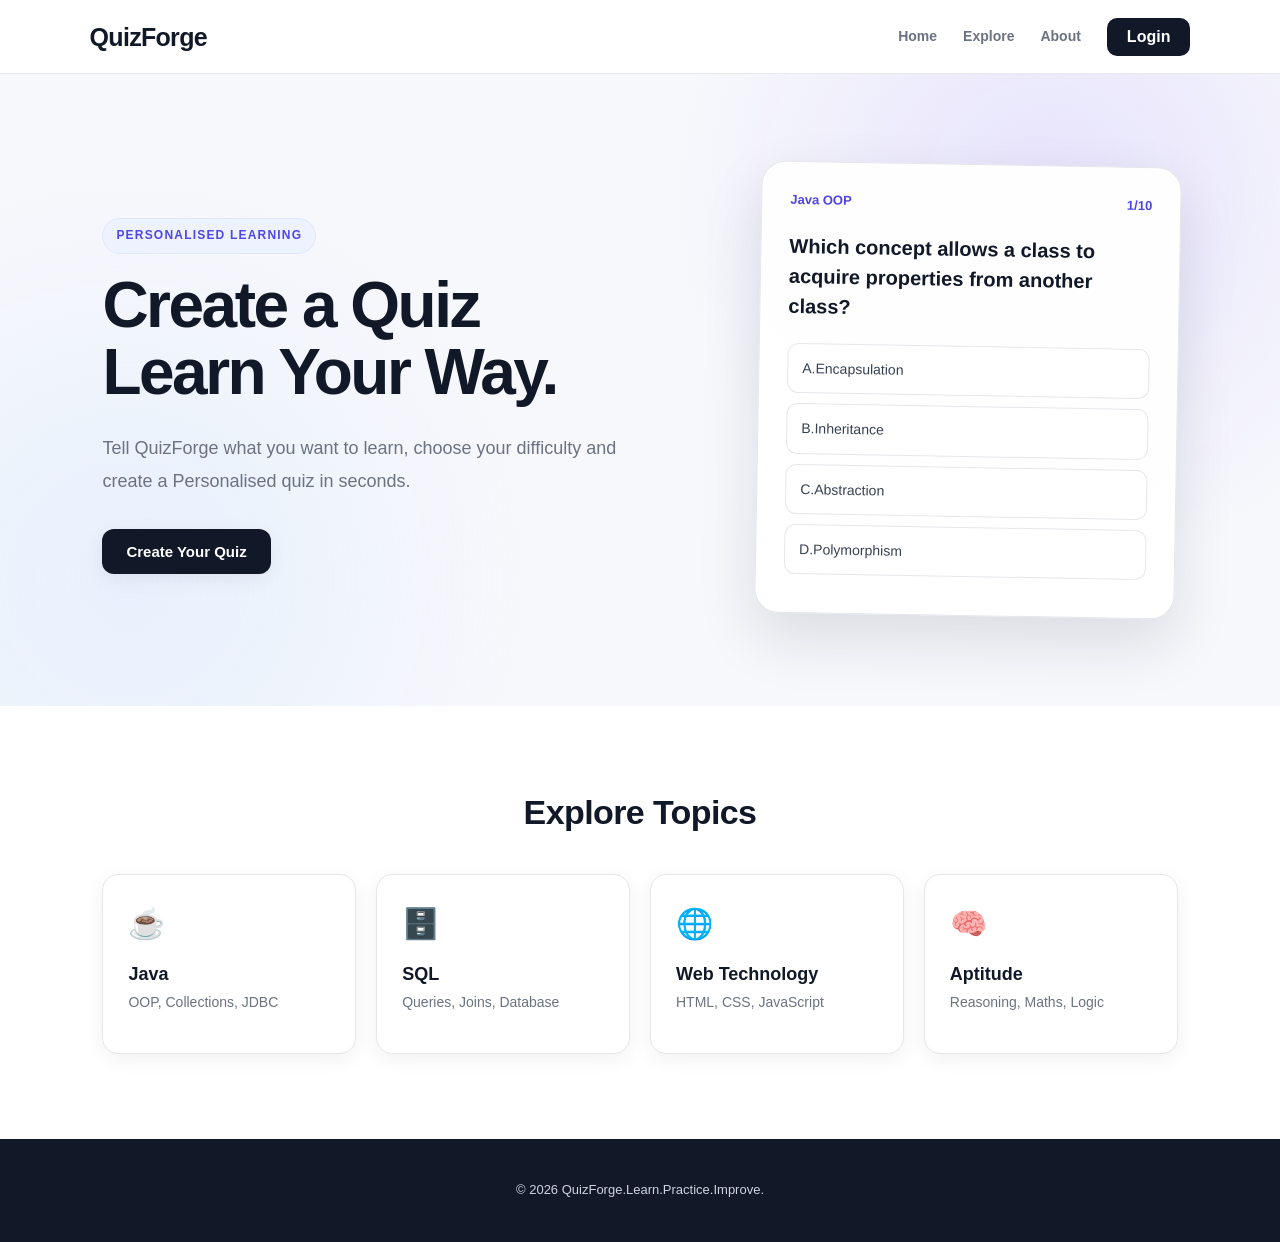
<file: backend/quizforge-backend/src/main/webapp/index.html>
<!DOCTYPE html>
<html lang="en">
<head>
    <meta charset="UTF-8">
    <meta name="viewport" content="width=device-width, initial-scale=1.0">
    <title>QuizForge - Personalised Quiz Platform</title>
    <link rel="stylesheet" href="CSS/style.css">
</head>
<body>

    <!--Navigation Bar-->
    <header class="navbar">
        <div class="logo">
            QuizForge
        </div>

        <nav>
            <a href="index.html">Home</a>
            <a href="">Explore</a>
            <a href="">About</a>
            <button onclick="window.location.href='login.html'">
                Login
            </button>
        </nav>

    </header>

<!--Hero Section-->
<main>

    <section class="hero">

        <div class="hero-content">

            <p class="tagline">
                Personalised Learning
            </p>

            <h1>
                Create a Quiz
                <br>
                Learn Your Way.
            </h1>

            <p class="description">
               Tell QuizForge what you want to learn, choose your difficulty and create a Personalised quiz in seconds.
            </p>

            <button onclick="location.href='login.html'"
            id="startButton" class="primary-btn">
                Create Your Quiz
            </button>

        </div>

        <!--Quiz Preview-->

        <div class="quiz-preview">

        <div class="Preview-header">
            <span>Java OOP</span>
            <span>1/10</span>
        </div>

        <h2>
            Which concept allows a class to acquire properties from another class?
        </h2>

        <div class="option">
            A.Encapsulation
        </div>

        <div class="option">
            B.Inheritance
        </div>

        <div class="option">
            C.Abstraction
        </div>

        <div class="option">
            D.Polymorphism
        </div>

    </div>

    </section>

    <!--Popular Topics-->
    <section class="topics">

        <h2>Explore Topics</h2>

        <div class="topic-container">

            <div class="topic-card">
            <span>☕</span>
                    <h3>Java</h3>
                    <p>OOP, Collections, JDBC</p>
                </div>

                <div class="topic-card">
                    <span>🗄️</span>
                    <h3>SQL</h3>
                    <p>Queries, Joins, Database</p>
                </div>

                <div class="topic-card">
                    <span>🌐</span>
                    <h3>Web Technology</h3>
                    <p>HTML, CSS, JavaScript</p>
                </div>

                <div class="topic-card">
                    <span>🧠</span>
                    <h3>Aptitude</h3>
                    <p>Reasoning, Maths, Logic</p>
                </div>
        </div>

    </section>
</main>

<footer>
    <p>© 2026 QuizForge.Learn.Practice.Improve.</p>
</footer>

 <script src="JS/script.js"></script>   

</body>

</html>
</file>
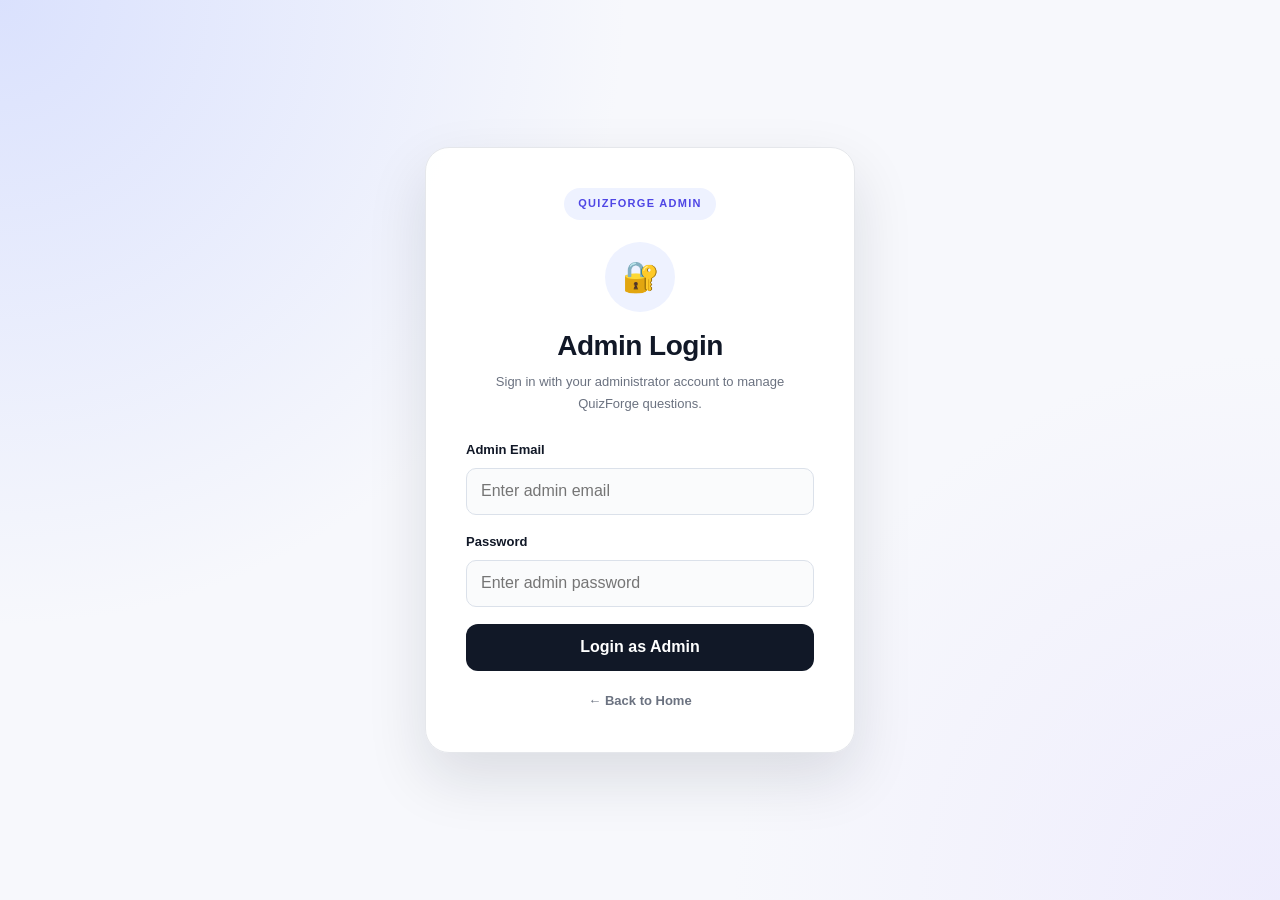
<file: backend/quizforge-backend/src/main/webapp/admin-login.html>
<!DOCTYPE html>
<html lang="en">

<head>

    <meta charset="UTF-8">

    <meta name="viewport"
          content="width=device-width, initial-scale=1.0">

    <title>QuizForge | Admin Login</title>

    <link rel="stylesheet"
          href="CSS/style.css">

</head>

<body class="auth-container">

    <div class="admin-login-card">

        <span class="admin-login-badge">
            QUIZFORGE ADMIN
        </span>

        <div class="admin-login-icon">
            🔐
        </div>

        <h1>
            Admin Login
        </h1>

        <p class="admin-login-description">
            Sign in with your administrator account
            to manage QuizForge questions.
        </p>


        <div
            id="loginError"
            class="admin-login-error"
            style="display: none;">

            Invalid admin email or password.

        </div>


        <form
            action="admin-login"
            method="post"
            class="admin-login-form">

            <div class="admin-login-field">

                <label for="email">
                    Admin Email
                </label>

                <input
                    type="email"
                    id="email"
                    name="email"
                    placeholder="Enter admin email"
                    required>

            </div>


            <div class="admin-login-field">

                <label for="password">
                    Password
                </label>

                <input
                    type="password"
                    id="password"
                    name="password"
                    placeholder="Enter admin password"
                    required>

            </div>


            <button
                type="submit"
                class="admin-login-button">

                Login as Admin

            </button>

        </form>


        <a
            href="index.html"
            class="admin-login-back">

            ← Back to Home

        </a>

    </div>


    <script>

        const params =
                new URLSearchParams(
                        window.location.search
                );

        if (params.get("error") === "true") {

            document.getElementById(
                    "loginError"
            ).style.display = "block";
        }

    </script>

</body>

</html>
</file>
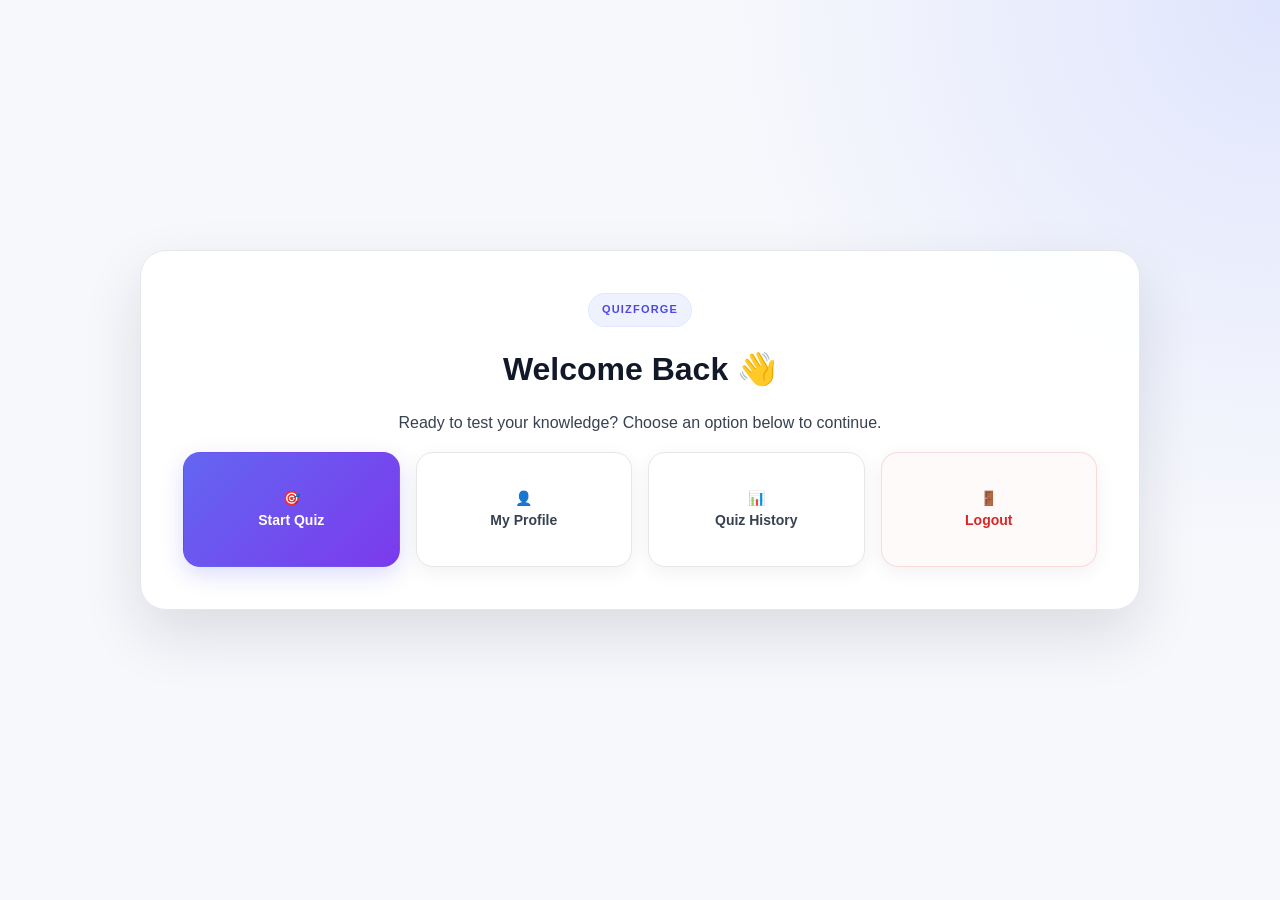
<file: backend/quizforge-backend/src/main/webapp/dashboard.html>
<!DOCTYPE html>
<html lang="en">

<head>
    <meta charset="UTF-8">
    <meta name="viewport" content="width=device-width, initial-scale=1.0">

    <title>QuizForge | Dashboard</title>

    <link rel="stylesheet" href="CSS/style.css">
</head>

<body class="dashboard-page">

    <div class="dashboard-wrapper">

        <div class="dashboard-card">

            <span class="dashboard-badge">
                QUIZFORGE
            </span>

            <h1>Welcome Back 👋</h1>

            <p>
                Ready to test your knowledge?
                Choose an option below to continue.
            </p>

            <div class="dashboard-actions">

                <a href="quiz.html"
                   class="dashboard-action primary">
                    🎯<br>
                    Start Quiz
                </a>

                <a href="profile"
                   class="dashboard-action">
                    👤<br>
                    My Profile
                </a>

                <a href="quiz-history"
                   class="dashboard-action">
                    📊<br>
                    Quiz History
                </a>

                <a href="logout"
                   class="dashboard-action danger">
                    🚪<br>
                    Logout
                </a>

            </div>

        </div>

    </div>

</body>

</html>
</file>
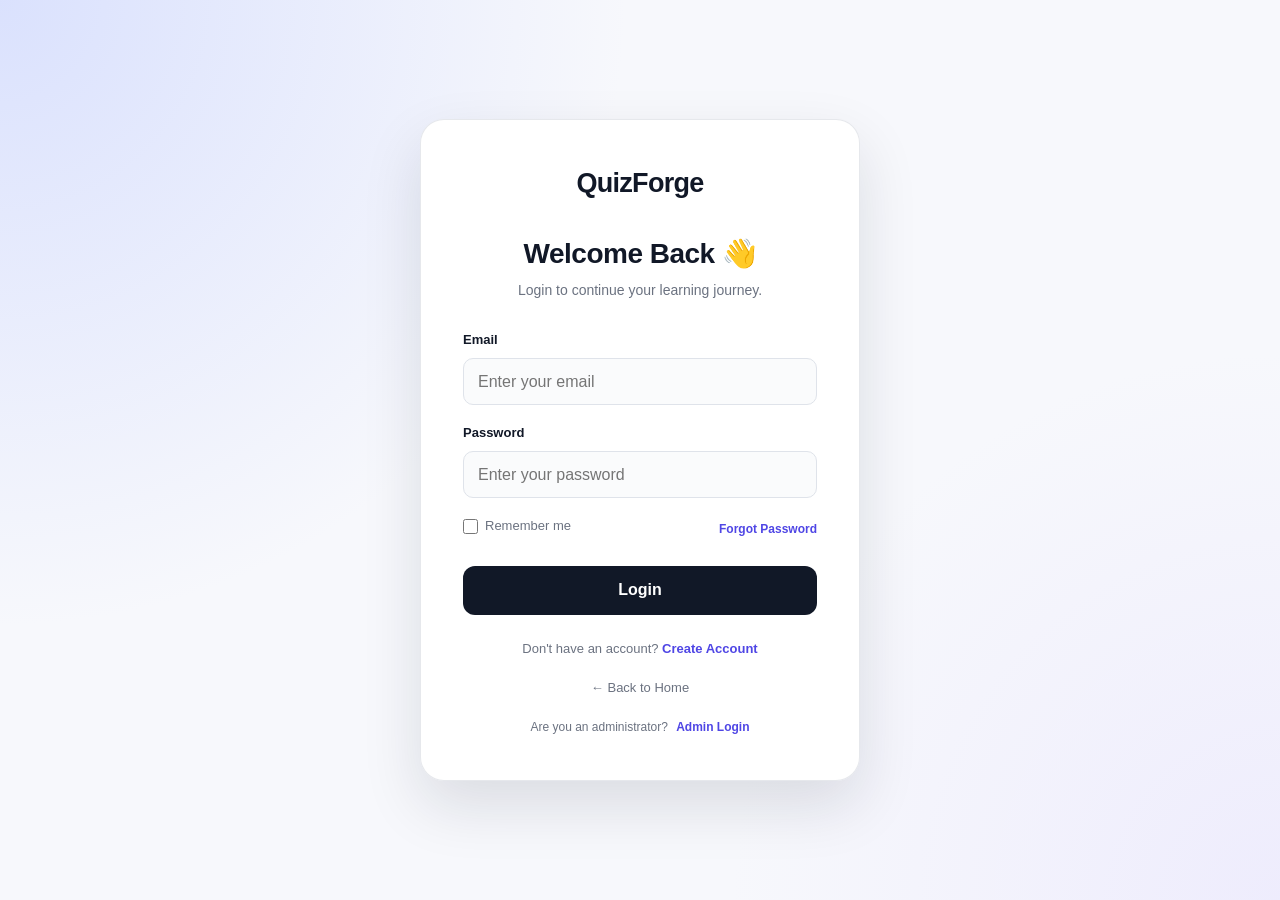
<file: backend/quizforge-backend/src/main/webapp/login.html>
<!DOCTYPE html>
<html lang="en">

<head>

    <meta charset="UTF-8">

    <meta name="viewport"
          content="width=device-width, initial-scale=1.0">

    <meta http-equiv="Cache-Control"
      content="no-cache, no-store, must-revalidate">

    <meta http-equiv="Pragma"
      content="no-cache">

    <meta http-equiv="Expires"
      content="0">

    <title>Login - QuizForge</title>

    <link rel="stylesheet"
          href="CSS/style.css">

</head>

<body>

    <div class="auth-container">

        <div class="auth-box">

            <!-- LOGO -->

            <a href="index.html"
               class="auth-logo">

                QuizForge

            </a>


            <!-- HEADING -->

            <h1>
                Welcome Back 👋
            </h1>

            <p class="auth-description">

                Login to continue your
                learning journey.

            </p>


            <!-- LOGIN FORM -->

            <form
                id="loginForm"
                action="login"
                method="POST">

                <label for="email">
                    Email
                </label>

                <input
                    type="email"
                    name="email"
                    id="email"
                    placeholder="Enter your email"
                    required>


                <label for="password">
                    Password
                </label>

                <input
                    type="password"
                    name="password"
                    id="password"
                    placeholder="Enter your password"
                    required>


                <!-- FORM OPTIONS -->

                <div class="form-options">

                    <label class="remember">

                        <input
                            type="checkbox">

                        Remember me

                    </label>

                    <a href="#">
                        Forgot Password
                    </a>

                </div>


                <!-- LOGIN BUTTON -->

                <button
                    type="submit"
                    class="auth-btn">

                    Login

                </button>

            </form>


            <!-- REGISTER -->

            <p class="switch-page">

                Don't have an account?

                <a href="register.html">
                    Create Account
                </a>

            </p>


            <!-- HOME -->

            <a
                href="index.html"
                class="back-home">

                ← Back to Home

            </a>


            <!-- ADMIN LOGIN -->

            <div class="admin-login-link">

                <span>
                    Are you an administrator?
                </span>

                <a href="admin-login.html">
                    Admin Login
                </a>

            </div>

        </div>

    </div>


    <script src="JS/script.js"></script>

</body>

</html>
</file>
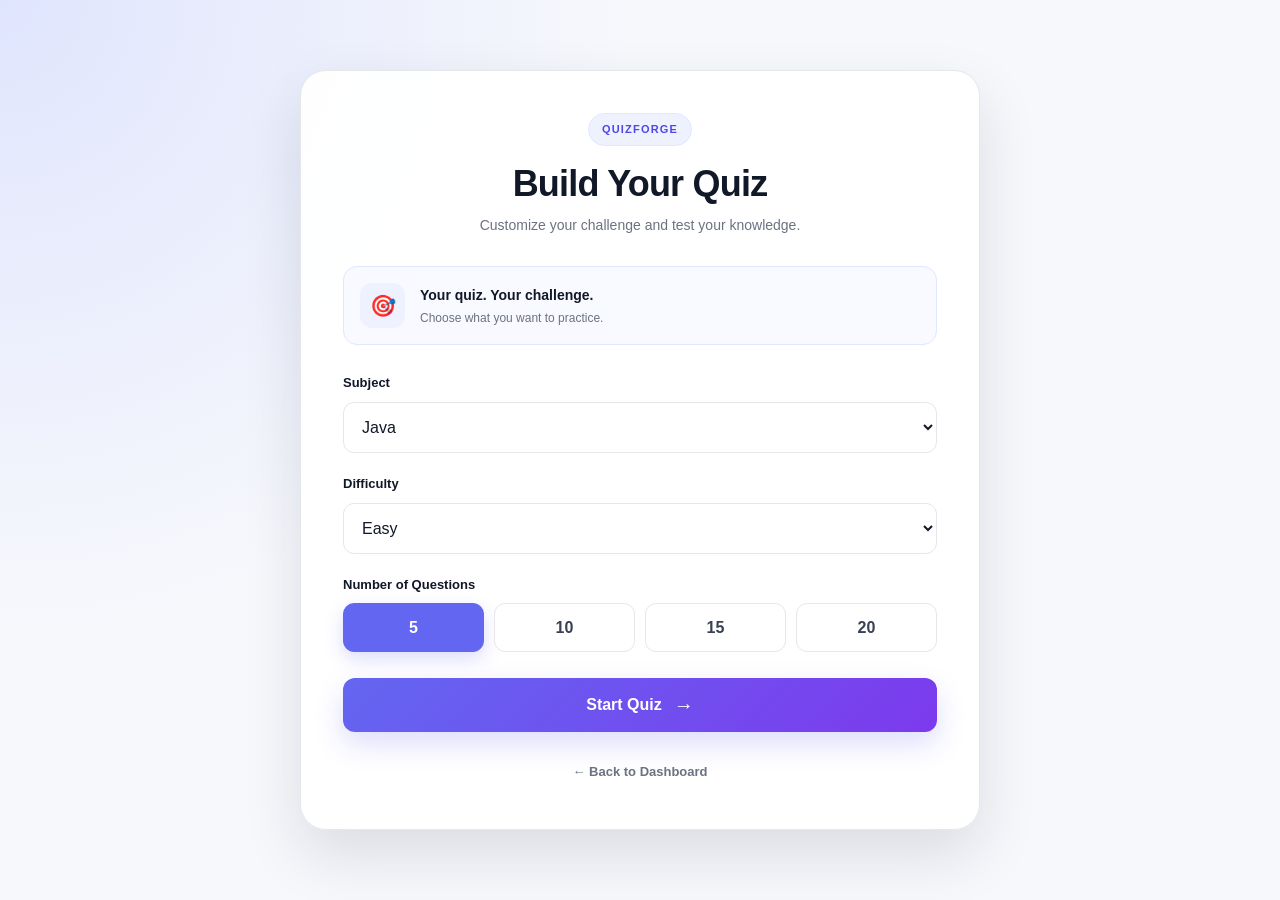
<file: backend/quizforge-backend/src/main/webapp/quiz.html>
<!DOCTYPE html>
<html lang="en">

<head>

    <meta charset="UTF-8">

    <meta name="viewport"
          content="width=device-width, initial-scale=1.0">

    <title>QuizForge | Choose Quiz</title>

    <link rel="stylesheet" href="CSS/style.css">

</head>

<body class="quiz-selection-page">

<main class="quiz-selection-wrapper">

<section class="quiz-selection-card">

    <div class="quiz-selection-header">

        <span class="dashboard-badge">
            QUIZFORGE
        </span>

        <h1>Build Your Quiz</h1>

        <p>
            Customize your challenge and test your knowledge.
        </p>

    </div>


    <div class="quiz-preview-banner">

        <div class="preview-icon">
            🎯
        </div>

        <div>

            <strong>
                Your quiz. Your challenge.
            </strong>

            <span>
                Choose what you want to practice.
            </span>

        </div>

    </div>


    <div class="quiz-form">

        <div class="quiz-field">

            <label for="subject">
                Subject
            </label>

            <div class="select-wrapper">

                <select id="subject">

                    <option value="Java">Java</option>
                    <option value="HTML">HTML</option>
                    <option value="CSS">CSS</option>
                    <option value="JavaScript">JavaScript</option>
                    <option value="MySQL">MySQL</option>

                </select>

            </div>

        </div>


        <div class="quiz-field">

            <label for="difficulty">
                Difficulty
            </label>

            <div class="select-wrapper">

                <select id="difficulty">

                    <option value="Easy">Easy</option>
                    <option value="Medium">Medium</option>
                    <option value="Hard">Hard</option>

                </select>

            </div>

        </div>


        <div class="quiz-field">

            <label>
                Number of Questions
            </label>

            <div class="question-count-grid">

                <button
                    type="button"
                    class="count-option active"
                    onclick="selectQuestionCount(5, this)">
                    5
                </button>

                <button
                    type="button"
                    class="count-option"
                    onclick="selectQuestionCount(10, this)">
                    10
                </button>

                <button
                    type="button"
                    class="count-option"
                    onclick="selectQuestionCount(15, this)">
                    15
                </button>

                <button
                    type="button"
                    class="count-option"
                    onclick="selectQuestionCount(20, this)">
                    20
                </button>

            </div>

            <select id="questions"
                    class="hidden-question-select">

                <option value="5">5</option>
                <option value="10">10</option>
                <option value="15">15</option>
                <option value="20">20</option>

            </select>

        </div>


        <button
            type="button"
            class="quiz-start-button"
            onclick="startQuiz()">

            <span>Start Quiz</span>

            <span class="start-arrow">→</span>

        </button>


        <button
            type="button"
            class="quiz-back-button"
            onclick="window.location.href='dashboard.html'">

            ← Back to Dashboard

        </button>

    </div>

</section>

</main>


<script>

function selectQuestionCount(number, button) {

    document.getElementById("questions").value = number;

    document.querySelectorAll(".count-option")
        .forEach(function(btn) {
            btn.classList.remove("active");
        });

    button.classList.add("active");
}


function startQuiz() {

    const subject =
        document.getElementById("subject").value;

    const difficulty =
        document.getElementById("difficulty").value;

    const questions =
        document.getElementById("questions").value;

    const quizUrl =
        "/quizforge-backend-1.0-SNAPSHOT/quiz"
        + "?subject="
        + encodeURIComponent(subject)
        + "&difficulty="
        + encodeURIComponent(difficulty)
        + "&number="
        + questions;

    window.location.href = quizUrl;
}

</script>

</body>

</html>
</file>
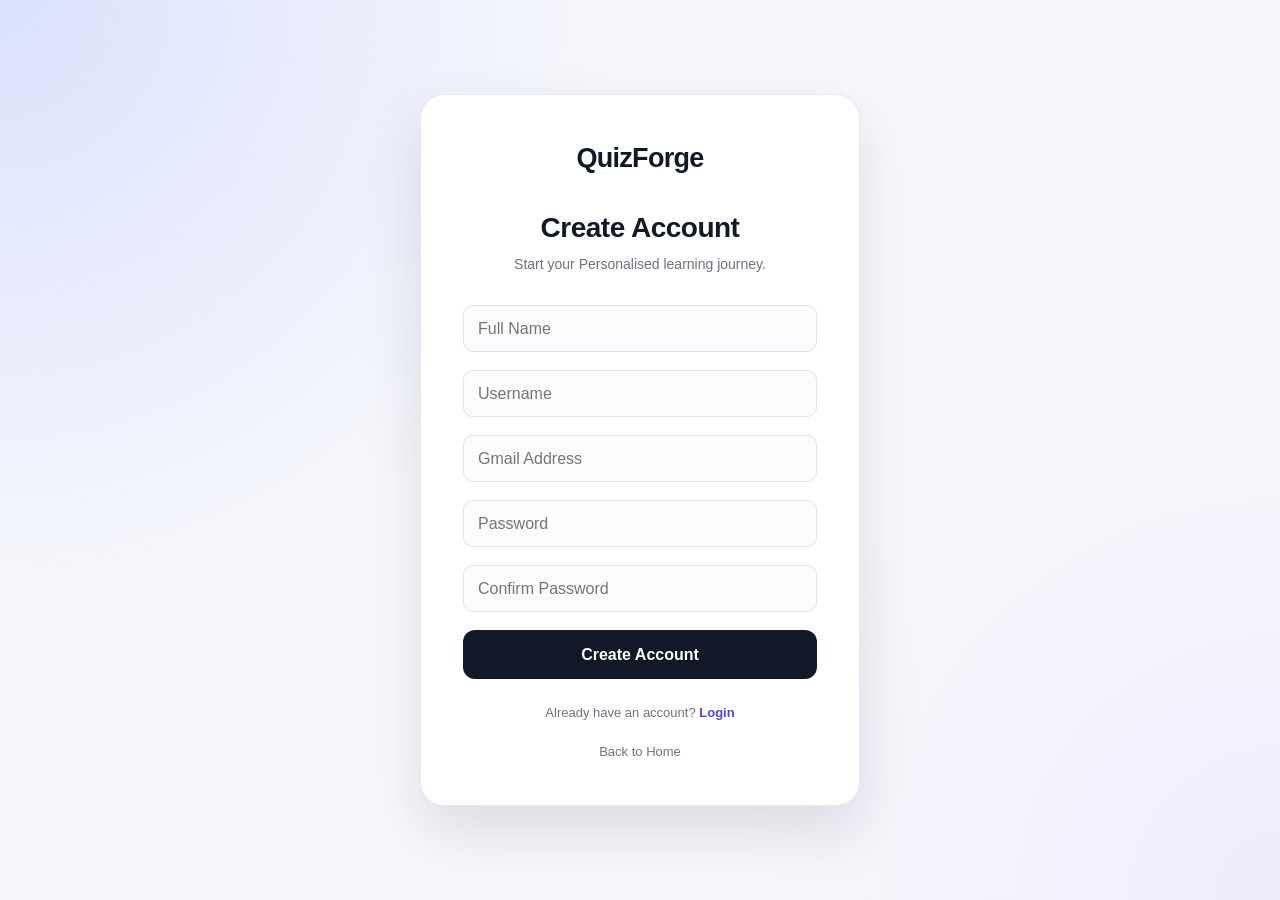
<file: backend/quizforge-backend/src/main/webapp/register.html>
<!DOCTYPE html>
<html lang="en">

<head>
    <meta charset="UTF-8">
    <meta name="viewport" content="width=device-width, initial-scale=1.0">

    <title>Create Account - QuizForge</title>

    <link rel="stylesheet" href="CSS/style.css">
</head>

<body>

    <div class="auth-container">

        <div class="auth-box">

            <a href="index.html" class="auth-logo">
                QuizForge
            </a>

            <h1>Create Account</h1>

            <p class="auth-description">
                Start your Personalised learning journey.
            </p>


            <form
                id="registerForm"
                action="http://localhost:8080/quizforge-backend-1.0-SNAPSHOT/register"
                method="POST"
                novalidate
            >

                <!-- Full Name -->

                <input
                    type="text"
                    id="name"
                    name="fullName"
                    placeholder="Full Name"
                    required
                >


                <!-- Username -->

                <input
                    type="text"
                    id="username"
                    name="username"
                    placeholder="Username"
                    required
                >


                <!-- Gmail -->

                <input
                    type="email"
                    id="registerEmail"
                    name="email"
                    placeholder="Gmail Address"
                    required
                >


                <!-- Password -->

                <input
                    type="password"
                    id="registerPassword"
                    name="password"
                    placeholder="Password"
                    required
                >


                <!-- Confirm Password -->

                <input
                    type="password"
                    id="confirmPassword"
                    name="confirmPassword"
                    placeholder="Confirm Password"
                    required
                >


                <button
                    type="submit"
                    class="auth-btn"
                >
                    Create Account
                </button>

            </form>


            <p class="switch-page">

                Already have an account?

                <a href="login.html">
                    Login
                </a>

            </p>


            <a
                href="index.html"
                class="back-home"
            >
                Back to Home
            </a>

        </div>

    </div>


    <script src="JS/script.js"></script>

</body>

</html>
</file>
<file: backend/quizforge-backend/src/main/webapp/CSS/style.css>
/* =========================================================
   QUIZFORGE — CONSOLIDATED DESIGN SYSTEM
   One stylesheet for all existing project pages.
   Preserves the class names supplied in the current CSS.
   ========================================================= */

/* =========================================================
   1. DESIGN TOKENS AND RESET
   ========================================================= */

:root {
    color-scheme: light;

    --primary: #6366f1;
    --primary-dark: #4f46e5;
    --primary-light: #eef2ff;
    --primary-soft: #f5f5ff;

    --dark: #111827;
    --text: #374151;
    --muted: #6b7280;
    --light-text: #9ca3af;

    --background: #f7f8fc;
    --surface: #ffffff;
    --surface-soft: #f8fafc;
    --border: #e5e7eb;
    --border-strong: #d1d5db;

    --success: #15803d;
    --success-bg: #dcfce7;
    --danger: #dc2626;
    --danger-bg: #fee2e2;
    --warning: #b45309;
    --warning-bg: #fef3c7;
    --info: #2563eb;
    --info-bg: #eff6ff;

    --shadow-sm: 0 5px 20px rgba(15, 23, 42, 0.06);
    --shadow-md: 0 15px 40px rgba(15, 23, 42, 0.08);
    --shadow-lg: 0 25px 60px rgba(15, 23, 42, 0.12);

    --radius-sm: 10px;
    --radius-md: 16px;
    --radius-lg: 24px;

    --transition: 180ms ease;
}

*,
*::before,
*::after {
    box-sizing: border-box;
}

html {
    min-height: 100%;
    scroll-behavior: smooth;
    scroll-padding-top: 90px;
}

body {
    min-height: 100vh;
    margin: 0;

    font-family:
        Inter,
        -apple-system,
        BlinkMacSystemFont,
        "Segoe UI",
        Arial,
        sans-serif;

    color: var(--text);
    background: var(--background);
    line-height: 1.6;

    -webkit-font-smoothing: antialiased;
    text-rendering: optimizeLegibility;
}

body,
button,
input,
select,
textarea {
    font-family:
        Inter,
        -apple-system,
        BlinkMacSystemFont,
        "Segoe UI",
        Arial,
        sans-serif;
}

button,
input,
select,
textarea {
    font-size: inherit;
}

button {
    cursor: pointer;
}

button:disabled {
    cursor: not-allowed;
    opacity: 0.6;
}

a {
    color: inherit;
}

img,
svg,
video {
    max-width: 100%;
}

img {
    height: auto;
}

h1,
h2,
h3,
h4,
h5,
h6 {
    color: var(--dark);
    line-height: 1.25;
    overflow-wrap: anywhere;
}

p {
    overflow-wrap: anywhere;
}

input,
select,
textarea {
    max-width: 100%;
}

input:focus-visible,
select:focus-visible,
textarea:focus-visible,
button:focus-visible,
a:focus-visible {
    outline: 3px solid rgba(99, 102, 241, 0.3);
    outline-offset: 3px;
}

::selection {
    color: #312e81;
    background: #e0e7ff;
}


/* =========================================================
   2. SHARED BUTTONS AND LINKS
   ========================================================= */

.primary-btn,
.auth-btn,
.quiz-start-button,
.primary-button,
.result-primary-button,
.result-secondary-button,
.result-review-button,
.review-primary-button,
.review-secondary-button,
.profile-edit-button,
.profile-save-button,
.profile-cancel-button,
.admin-save-button,
.admin-cancel-button,
.admin-login-button {
    -webkit-tap-highlight-color: transparent;
}

.primary-btn,
.auth-btn,
.quiz-start-button,
.primary-button,
.result-primary-button,
.admin-save-button,
.admin-login-button {
    color: #ffffff;
    background: var(--dark);
    border: 0;
    border-radius: 12px;
    font-weight: 700;
    transition:
        background var(--transition),
        color var(--transition),
        border-color var(--transition),
        box-shadow var(--transition),
        transform var(--transition);
}

.primary-btn:hover,
.auth-btn:hover,
.quiz-start-button:hover,
.primary-button:hover,
.result-primary-button:hover,
.admin-save-button:hover,
.admin-login-button:hover {
    background: var(--primary);
    box-shadow: var(--shadow-md);
    transform: translateY(-2px);
}

.primary-btn {
    padding: 14px 24px;
    font-size: 15px;
    box-shadow: var(--shadow-sm);
}

.primary-btn:hover {
    background: var(--primary-dark);
}

button:focus-visible,
a:focus-visible {
    border-radius: 6px;
}


/* =========================================================
   3. LANDING PAGE AND NAVIGATION
   ========================================================= */

.navbar {
    position: sticky;
    top: 0;
    z-index: 100;

    width: 100%;
    min-height: 74px;
    padding: 12px 7%;

    display: flex;
    align-items: center;
    justify-content: space-between;
    gap: 24px;

    background: rgba(255, 255, 255, 0.94);
    border-bottom: 1px solid rgba(229, 231, 235, 0.9);

    -webkit-backdrop-filter: blur(15px);
    backdrop-filter: blur(15px);
}

.logo {
    flex-shrink: 0;
    color: var(--dark);
    font-size: 25px;
    font-weight: 800;
    letter-spacing: -0.7px;
    text-decoration: none;
}

.navbar nav,
nav {
    display: flex;
    align-items: center;
    justify-content: center;
    gap: 26px;
}

nav a {
    color: var(--muted);
    font-size: 14px;
    font-weight: 600;
    text-decoration: none;
    transition: color var(--transition);
}

nav a:hover {
    color: var(--primary);
}

nav button {
    padding: 10px 20px;

    color: #ffffff;
    background: var(--dark);
    border: 0;
    border-radius: 10px;

    font-weight: 700;

    transition:
        background var(--transition),
        transform var(--transition),
        box-shadow var(--transition);
}

nav button:hover {
    background: var(--primary);
    box-shadow: var(--shadow-sm);
    transform: translateY(-1px);
}

.hero {
    min-height: 610px;
    padding: 90px 8%;

    display: flex;
    align-items: center;
    justify-content: space-between;
    gap: clamp(35px, 6vw, 80px);

    background:
        radial-gradient(
            circle at 82% 20%,
            rgba(196, 181, 253, 0.32),
            transparent 32%
        ),
        radial-gradient(
            circle at 10% 80%,
            rgba(191, 219, 254, 0.28),
            transparent 32%
        ),
        var(--background);
}

.hero-content {
    width: 100%;
    max-width: 570px;
}

.tagline {
    display: inline-block;
    margin-bottom: 18px;
    padding: 7px 13px;

    color: var(--primary-dark);
    background: var(--primary-light);
    border: 1px solid #e0e7ff;
    border-radius: 999px;

    font-size: 12px;
    font-weight: 800;
    letter-spacing: 1.2px;
    text-transform: uppercase;
}

.hero h1 {
    margin: 0 0 25px;

    color: var(--dark);
    font-size: clamp(42px, 5vw, 66px);
    font-weight: 800;
    line-height: 1.06;
    letter-spacing: -2.5px;
}

.description {
    max-width: 530px;
    margin: 0 0 32px;

    color: var(--muted);
    font-size: 18px;
    line-height: 1.8;
}

.quiz-preview {
    flex: 0 1 420px;
    width: min(420px, 100%);
    padding: 28px;

    background: rgba(255, 255, 255, 0.96);
    border: 1px solid var(--border);
    border-radius: var(--radius-lg);
    box-shadow: var(--shadow-lg);

    transform: rotate(1deg);
    transition:
        transform 250ms ease,
        box-shadow 250ms ease;
}

.quiz-preview:hover {
    transform: rotate(0) translateY(-4px);
    box-shadow: 0 30px 70px rgba(15, 23, 42, 0.14);
}

.Preview-header,
.preview-header {
    display: flex;
    align-items: center;
    justify-content: space-between;
    gap: 12px;

    margin-bottom: 20px;

    color: var(--primary-dark);
    font-size: 13px;
    font-weight: 800;
}

.quiz-preview h2 {
    margin: 0 0 22px;
    color: var(--dark);
    font-size: 20px;
    line-height: 1.5;
}

.option {
    margin-bottom: 10px;
    padding: 13px 14px;

    color: var(--text);
    background: #ffffff;
    border: 1px solid var(--border);
    border-radius: 11px;

    font-size: 14px;
    transition:
        background var(--transition),
        border-color var(--transition),
        transform var(--transition);
}

.option:hover {
    background: var(--primary-soft);
    border-color: #c7d2fe;
    transform: translateX(2px);
}


/* =========================================================
   4. TOPICS AND FOOTER
   ========================================================= */

.topics {
    padding: 85px 8%;
    background: var(--surface);
}

.topics > h2 {
    margin: 0 0 40px;
    color: var(--dark);
    font-size: clamp(27px, 3vw, 34px);
    text-align: center;
    letter-spacing: -0.6px;
}

.topic-container {
    display: grid;
    grid-template-columns: repeat(4, minmax(0, 1fr));
    gap: 20px;
}

.topic-card {
    min-height: 180px;
    padding: 25px;

    background: #ffffff;
    border: 1px solid var(--border);
    border-radius: var(--radius-md);
    box-shadow: var(--shadow-sm);

    transition:
        transform 220ms ease,
        box-shadow 220ms ease,
        border-color 220ms ease;
}

.topic-card:hover {
    transform: translateY(-5px);
    border-color: #c7d2fe;
    box-shadow: var(--shadow-md);
}

.topic-card span {
    font-size: 30px;
}

.topic-card h3 {
    margin: 15px 0 6px;
    font-size: 18px;
}

.topic-card p {
    margin: 0;
    color: var(--muted);
    font-size: 14px;
    line-height: 1.7;
}

footer {
    padding: 28px 20px;
    color: #cbd5e1;
    background: var(--dark);
    text-align: center;
    font-size: 13px;
}


/* =========================================================
   5. LOGIN AND REGISTRATION
   ========================================================= */

.auth-container {
    min-height: 100vh;
    padding: 35px 20px;

    display: flex;
    align-items: center;
    justify-content: center;

    background:
        radial-gradient(
            circle at top left,
            rgba(199, 210, 254, 0.6),
            transparent 40%
        ),
        radial-gradient(
            circle at bottom right,
            rgba(221, 214, 254, 0.35),
            transparent 35%
        ),
        var(--background);
}

.auth-box {
    width: 100%;
    max-width: 440px;
    padding: 42px;

    background: rgba(255, 255, 255, 0.97);
    border: 1px solid rgba(229, 231, 235, 0.95);
    border-radius: 24px;
    box-shadow: var(--shadow-lg);
}

.auth-logo {
    display: block;
    margin-bottom: 30px;

    color: var(--dark);
    font-size: 27px;
    font-weight: 800;
    letter-spacing: -0.7px;
    text-align: center;
    text-decoration: none;
}

.auth-box h1 {
    margin: 0 0 8px;
    color: var(--dark);
    font-size: 28px;
    text-align: center;
    letter-spacing: -0.5px;
}

.auth-description {
    margin: 0 0 28px;
    color: var(--muted);
    font-size: 14px;
    text-align: center;
    line-height: 1.7;
}

.auth-box form {
    display: flex;
    flex-direction: column;
}

.auth-box label {
    margin-bottom: 7px;
    color: var(--dark);
    font-size: 13px;
    font-weight: 700;
}

.auth-box input[type="email"],
.auth-box input[type="password"],
.auth-box input[type="text"] {
    width: 100%;
    min-height: 47px;
    margin: 0 0 18px;
    padding: 12px 14px;

    color: var(--dark);
    background: #fafbfc;
    border: 1px solid #dfe3ea;
    border-radius: 10px;

    outline: none;

    transition:
        background var(--transition),
        border-color var(--transition),
        box-shadow var(--transition);
}

.auth-box input:focus {
    background: #ffffff;
    border-color: var(--primary);
    box-shadow: 0 0 0 4px rgba(99, 102, 241, 0.1);
}

.form-options {
    display: flex;
    align-items: center;
    justify-content: space-between;
    flex-wrap: wrap;
    gap: 12px;

    margin-bottom: 22px;
    font-size: 12px;
}

.form-options a,
.switch-page a,
.admin-login-link a {
    color: var(--primary-dark);
    text-decoration: none;
    font-weight: 700;
}

.form-options a:hover,
.switch-page a:hover,
.admin-login-link a:hover {
    color: #3730a3;
    text-decoration: underline;
}

.remember {
    display: inline-flex;
    align-items: center;
    gap: 7px;

    color: var(--muted) !important;
    font-size: 12px;
    font-weight: 500 !important;
}

.remember input {
    width: 15px;
    height: 15px;
    margin: 0;
    accent-color: var(--primary);
}

.auth-btn {
    width: 100%;
    min-height: 49px;
    padding: 13px 16px;
}

.switch-page {
    margin: 24px 0 0;
    color: var(--muted);
    font-size: 13px;
    text-align: center;
}

.back-home {
    display: block;
    margin-top: 18px;

    color: var(--muted);
    font-size: 13px;
    text-align: center;
    text-decoration: none;

    transition: color var(--transition);
}

.back-home:hover {
    color: var(--primary-dark);
}

.admin-login-link {
    margin-top: 20px;
    color: var(--muted);
    font-size: 12px;
    text-align: center;
}

.admin-login-link a {
    margin-left: 5px;
}

.admin-success-message,
.admin-error-message {
    margin: 0 0 20px;
    padding: 13px 16px;
    border-radius: 10px;
    font-size: 13px;
    font-weight: 700;
    line-height: 1.6;
}

.admin-success-message {
    color: var(--success);
    background: var(--success-bg);
    border: 1px solid #bbf7d0;
}

.admin-error-message {
    color: var(--danger);
    background: var(--danger-bg);
    border: 1px solid #fecaca;
}


/* =========================================================
   6. USER DASHBOARD
   ========================================================= */

.dashboard-page {
    min-height: 100vh;

    background:
        radial-gradient(
            circle at top right,
            rgba(199, 210, 254, 0.5),
            transparent 35%
        ),
        var(--background);
}

.dashboard-wrapper {
    min-height: calc(100vh - 40px);
    padding: 45px 20px;

    display: flex;
    align-items: center;
    justify-content: center;
}

.dashboard-card {
    width: 100%;
    max-width: 1000px;
    padding: 42px;

    background: rgba(255, 255, 255, 0.97);
    border: 1px solid var(--border);
    border-radius: 26px;
    box-shadow: var(--shadow-lg);

    text-align: center;
}

.dashboard-header {
    margin-bottom: 28px;
}

.dashboard-badge,
.profile-badge {
    display: inline-flex;
    align-items: center;
    justify-content: center;

    padding: 7px 13px;

    color: var(--primary-dark);
    background: var(--primary-light);
    border: 1px solid #e0e7ff;
    border-radius: 999px;

    font-size: 11px;
    font-weight: 800;
    letter-spacing: 1.2px;
}

.dashboard-header h1 {
    margin: 15px 0 10px;
    color: var(--dark);
    font-size: clamp(30px, 4vw, 40px);
    letter-spacing: -1px;
}

.dashboard-header p {
    margin: 0;
    color: var(--muted);
    font-size: 15px;
    line-height: 1.7;
}


/* Dashboard statistics */

.dashboard-stats {
    width: 100%;
    margin: 30px 0;

    display: grid;
    grid-template-columns: repeat(4, minmax(0, 1fr));
    gap: 16px;
}

.dashboard-stat {
    position: relative;
    min-width: 0;
    padding: 22px 14px;
    overflow: hidden;

    background: linear-gradient(
        145deg,
        #ffffff,
        #f8faff
    );

    border: 1px solid rgba(99, 102, 241, 0.15);
    border-radius: 17px;
    box-shadow: var(--shadow-sm);

    text-align: center;

    transition:
        transform 220ms ease,
        box-shadow 220ms ease,
        border-color 220ms ease;
}

.dashboard-stat::before {
    content: "";
    position: absolute;
    top: 0;
    left: 0;
    width: 100%;
    height: 3px;
    background: linear-gradient(90deg, #6366f1, #8b5cf6);
}

.dashboard-stat:hover {
    transform: translateY(-4px);
    border-color: #c7d2fe;
    box-shadow: var(--shadow-md);
}

.dashboard-stat-icon {
    width: 46px;
    height: 46px;
    margin: 0 auto 12px;

    display: flex;
    align-items: center;
    justify-content: center;

    color: var(--primary-dark);
    background: rgba(99, 102, 241, 0.1);
    border-radius: 14px;

    font-size: 22px;

    transition:
        transform 220ms ease,
        background 220ms ease;
}

.dashboard-stat:hover .dashboard-stat-icon {
    transform: scale(1.06);
    background: rgba(99, 102, 241, 0.16);
}

.dashboard-stat-value {
    margin-bottom: 6px;
    color: var(--dark);
    font-size: 25px;
    font-weight: 800;
    line-height: 1.25;
    overflow-wrap: anywhere;
}

.dashboard-stat-label {
    color: var(--muted);
    font-size: 12px;
    font-weight: 600;
    line-height: 1.5;
}

.dashboard-last-subject {
    min-height: 30px;
    display: flex;
    align-items: center;
    justify-content: center;
    font-size: 18px;
}


/* Dashboard action cards */

.dashboard-actions,
.dashboard-grid {
    width: 100%;
    margin-top: 10px;

    display: grid;
    grid-template-columns: repeat(4, minmax(0, 1fr));
    gap: 16px;
}

.dashboard-action {
    min-width: 0;
    min-height: 115px;
    padding: 18px 12px;

    display: flex;
    flex-direction: column;
    align-items: center;
    justify-content: center;
    gap: 9px;

    color: var(--text);
    background: #ffffff;
    border: 1px solid var(--border);
    border-radius: 17px;
    box-shadow: var(--shadow-sm);

    font-size: 14px;
    font-weight: 700;
    text-align: center;
    text-decoration: none;

    transition:
        transform 220ms ease,
        box-shadow 220ms ease,
        border-color 220ms ease,
        background 220ms ease,
        color 220ms ease;
}

.dashboard-action:hover {
    transform: translateY(-4px);
    border-color: #c7d2fe;
    box-shadow: var(--shadow-md);
    color: var(--primary-dark);
}

.dashboard-action.primary {
    color: #ffffff;
    background: linear-gradient(135deg, #6366f1, #7c3aed);
    border-color: transparent;
    box-shadow: 0 8px 22px rgba(99, 102, 241, 0.22);
}

.dashboard-action.primary:hover {
    color: #ffffff;
    background: linear-gradient(135deg, #4f46e5, #6d28d9);
    box-shadow: 0 12px 28px rgba(99, 102, 241, 0.3);
}

.dashboard-action.danger {
    color: var(--danger);
    background: #fffafa;
    border-color: rgba(220, 38, 38, 0.15);
}

.dashboard-action.danger:hover {
    color: #b91c1c;
    background: #fff1f2;
    border-color: rgba(220, 38, 38, 0.3);
}

.dashboard-action.admin-action {
    grid-column: span 2;
    color: #ffffff;
    background: linear-gradient(135deg, #111827, #334155);
    border-color: #1f2937;
}

.dashboard-action.admin-action:hover {
    color: #ffffff;
    background: linear-gradient(135deg, #1f2937, #475569);
}

.action-icon {
    width: 48px;
    height: 48px;

    display: flex;
    align-items: center;
    justify-content: center;

    flex-shrink: 0;

    color: var(--primary-dark);
    background: var(--primary-light);
    border-radius: 14px;

    font-size: 22px;
}

.dashboard-action.primary .action-icon,
.dashboard-action.admin-action .action-icon {
    color: #ffffff;
    background: rgba(255, 255, 255, 0.16);
}

.action-content {
    min-width: 0;
    flex: 1;
    text-align: center;
}

.action-content h2 {
    margin: 0 0 5px;
    color: inherit;
    font-size: 16px;
}

.action-content p {
    margin: 0;
    color: var(--muted);
    font-size: 12px;
    font-weight: 400;
    line-height: 1.5;
}

.dashboard-action.primary .action-content p,
.dashboard-action.admin-action .action-content p {
    color: rgba(255, 255, 255, 0.8);
}

.action-arrow {
    color: var(--light-text);
    font-size: 20px;
    transition: transform var(--transition);
}

.dashboard-action:hover .action-arrow {
    transform: translateX(3px);
}

.dashboard-action.primary .action-arrow,
.dashboard-action.admin-action .action-arrow {
    color: #ffffff;
}


/* =========================================================
   7. QUIZ SELECTION
   ========================================================= */

.quiz-selection-page {
    min-height: 100vh;
    padding: 45px 20px;

    display: flex;
    align-items: center;
    justify-content: center;

    background:
        radial-gradient(
            circle at top left,
            rgba(199, 210, 254, 0.5),
            transparent 40%
        ),
        var(--background);
}

.quiz-selection-wrapper {
    width: 100%;
    max-width: 680px;
    margin: auto;
}

.quiz-selection-card {
    padding: 42px;

    background: rgba(255, 255, 255, 0.97);
    border: 1px solid var(--border);
    border-radius: 26px;
    box-shadow: var(--shadow-lg);
}

.quiz-selection-header {
    margin-bottom: 28px;
    text-align: center;
}

.quiz-selection-header h1 {
    margin: 15px 0 8px;
    color: var(--dark);
    font-size: clamp(29px, 4vw, 36px);
    letter-spacing: -0.8px;
}

.quiz-selection-header p {
    margin: 0;
    color: var(--muted);
    font-size: 14px;
    line-height: 1.7;
}

.quiz-preview-banner {
    margin-bottom: 28px;
    padding: 16px;

    display: flex;
    align-items: center;
    gap: 15px;

    background: #f8faff;
    border: 1px solid #e0e7ff;
    border-radius: 14px;
}

.preview-icon {
    width: 45px;
    height: 45px;

    flex-shrink: 0;

    display: flex;
    align-items: center;
    justify-content: center;

    color: var(--primary-dark);
    background: var(--primary-light);
    border-radius: 12px;

    font-size: 21px;
}

.quiz-preview-banner strong {
    display: block;
    color: var(--dark);
    font-size: 14px;
}

.quiz-preview-banner span {
    display: block;
    margin-top: 3px;
    color: var(--muted);
    font-size: 12px;
    line-height: 1.5;
}

.quiz-form {
    display: flex;
    flex-direction: column;
    gap: 21px;
}

.quiz-field {
    display: flex;
    flex-direction: column;
    gap: 8px;
}

.quiz-field > label {
    color: var(--dark);
    font-size: 13px;
    font-weight: 700;
}

.select-wrapper {
    width: 100%;
}

.select-wrapper select {
    width: 100%;
    min-height: 51px;
    padding: 0 14px;

    color: var(--dark);
    background: #ffffff;
    border: 1px solid var(--border);
    border-radius: 11px;

    outline: none;
    cursor: pointer;

    transition:
        border-color var(--transition),
        box-shadow var(--transition);
}

.select-wrapper select:focus {
    border-color: var(--primary);
    box-shadow: 0 0 0 4px rgba(99, 102, 241, 0.1);
}

.question-count-grid {
    display: grid;
    grid-template-columns: repeat(4, minmax(0, 1fr));
    gap: 10px;
}

.count-option {
    min-height: 49px;
    padding: 8px;

    color: var(--text);
    background: #ffffff;
    border: 1px solid var(--border);
    border-radius: 11px;

    font-weight: 700;

    transition:
        background var(--transition),
        color var(--transition),
        border-color var(--transition),
        box-shadow var(--transition),
        transform var(--transition);
}

.count-option:hover {
    color: var(--primary-dark);
    border-color: #a5b4fc;
    transform: translateY(-1px);
}

.count-option.active {
    color: #ffffff;
    background: var(--primary);
    border-color: var(--primary);
    box-shadow: 0 7px 18px rgba(99, 102, 241, 0.22);
}

.hidden-question-select {
    display: none;
}

.quiz-start-button {
    width: 100%;
    min-height: 54px;
    margin-top: 5px;
    padding: 14px 18px;

    display: flex;
    align-items: center;
    justify-content: center;
    gap: 12px;

    background: linear-gradient(135deg, #6366f1, #7c3aed);
    box-shadow: 0 12px 28px rgba(99, 102, 241, 0.22);
}

.quiz-start-button:hover {
    background: linear-gradient(135deg, #4f46e5, #6d28d9);
    box-shadow: 0 17px 35px rgba(99, 102, 241, 0.3);
}

.start-arrow {
    font-size: 20px;
}

.quiz-back-button {
    display: block;
    margin: 3px auto 0;
    padding: 8px 12px;

    color: var(--muted);
    background: transparent;
    border: 0;
    border-radius: 8px;

    font-size: 13px;
    font-weight: 600;
    text-align: center;
}

.quiz-back-button:hover {
    color: var(--primary-dark);
    background: var(--primary-soft);
}


/* =========================================================
   8. LIVE QUIZ
   ========================================================= */

.quiz-page {
    min-height: 100vh;
    padding: 40px 20px 65px;

    background:
        radial-gradient(
            circle at top left,
            rgba(199, 210, 254, 0.42),
            transparent 38%
        ),
        var(--background);
}

.quiz-page .container {
    width: 100%;
    max-width: 820px;
    margin: 0 auto;
}

.quiz-card {
    padding: 32px;

    background: #ffffff;
    border: 1px solid var(--border);
    border-radius: 25px;
    box-shadow: var(--shadow-lg);
}

.quiz-header {
    margin-bottom: 18px;
    text-align: center;
}

.quiz-header h1 {
    margin: 0 0 5px;
    color: var(--dark);
    font-size: 30px;
    letter-spacing: -0.6px;
}

.quiz-header p {
    margin: 0;
    color: var(--muted);
    font-size: 13px;
    line-height: 1.7;
}

.quiz-timer {
    width: fit-content;
    max-width: 100%;
    margin: 0 auto 20px;
    padding: 8px 16px;

    color: #c2410c;
    background: #fff7ed;
    border: 1px solid #fed7aa;
    border-radius: 999px;

    font-size: 13px;
    font-weight: 800;
    text-align: center;
}


/* Quiz progress */

.quiz-progress-header {
    margin-bottom: 24px;
    padding: 14px 16px;

    background: #fafaff;
    border: 1px solid var(--border);
    border-radius: 14px;
    box-shadow: var(--shadow-sm);
}

.quiz-progress-info {
    display: flex;
    align-items: center;
    justify-content: space-between;
    gap: 12px;

    margin-bottom: 8px;

    color: var(--primary-dark);
    font-size: 12px;
    font-weight: 800;
}

.question-progress-track {
    width: 100%;
    height: 7px;
    overflow: hidden;

    background: #e5e7eb;
    border-radius: 999px;
}

.question-progress-fill {
    width: 0%;
    height: 100%;

    background: linear-gradient(90deg, #6366f1, #818cf8);
    border-radius: 999px;

    transition: width 300ms ease;
}


/* Question cards */

.question-card {
    margin-bottom: 17px;
    padding: 24px;

    background: #ffffff;
    border: 1px solid var(--border);
    border-radius: 17px;
    box-shadow: 0 5px 18px rgba(15, 23, 42, 0.04);

    scroll-margin-top: 95px;
}

.question-number {
    margin-bottom: 9px;

    color: var(--primary-dark);
    font-size: 11px;
    font-weight: 800;
    letter-spacing: 0.8px;
    text-transform: uppercase;
}

.question-card h3 {
    margin: 0 0 17px;
    color: var(--dark);
    font-size: 18px;
    line-height: 1.55;
}

.answer-option {
    width: 100%;
    min-height: 48px;
    margin-bottom: 9px;
    padding: 13px 15px;

    display: flex;
    align-items: center;
    gap: 12px;

    color: var(--text);
    background: #ffffff;
    border: 1px solid var(--border);
    border-radius: 11px;

    font-size: 14px;
    line-height: 1.55;
    text-align: left;

    cursor: pointer;

    transition:
        background var(--transition),
        border-color var(--transition),
        box-shadow var(--transition);
}

.answer-option:last-child {
    margin-bottom: 0;
}

.answer-option:hover {
    background: #f8faff;
    border-color: #c7d2fe;
}

.answer-option input {
    width: 17px;
    height: 17px;
    margin: 0;

    flex-shrink: 0;
    accent-color: var(--primary);
}

.answer-option:has(input:checked) {
    background: #f4f4ff;
    border-color: #818cf8;
    box-shadow: 0 0 0 2px rgba(99, 102, 241, 0.08);
}

.quiz-page #quizForm > .primary-button {
    display: block;
    width: 210px;
    max-width: 100%;
    min-height: 48px;
    margin: 28px auto 0;
    padding: 13px 20px;

    color: #ffffff;
    background: var(--dark);
    border: 0;
    border-radius: 12px;

    font-weight: 700;

    transition:
        background var(--transition),
        transform var(--transition),
        box-shadow var(--transition);
}

.quiz-page #quizForm > .primary-button:hover {
    background: var(--primary);
    transform: translateY(-2px);
    box-shadow: var(--shadow-md);
}

.quiz-card > a {
    display: block;
    width: fit-content;
    max-width: 100%;
    margin: 17px auto 0;
    padding: 5px 8px;

    color: var(--muted);
    border-radius: 8px;

    font-size: 13px;
    font-weight: 600;
    text-align: center;
    text-decoration: none;
}

.quiz-card > a:hover {
    color: var(--primary-dark);
    background: var(--primary-soft);
}


/* =========================================================
   9. QUIZ RESULT
   ========================================================= */

.result-page {
    min-height: 100vh;
    margin: 0;
    padding: 40px 20px;

    display: flex;
    align-items: center;
    justify-content: center;

    background:
        radial-gradient(
            circle at top left,
            #dbeafe 0,
            transparent 35%
        ),
        radial-gradient(
            circle at bottom right,
            #e0e7ff 0,
            transparent 35%
        ),
        var(--background);
}

.result-wrapper {
    width: 100%;
    max-width: 720px;
    display: flex;
    justify-content: center;
}

.result-card {
    width: 100%;
    padding: 45px 50px;

    background: rgba(255, 255, 255, 0.97);
    border: 1px solid var(--border);
    border-radius: 28px;
    box-shadow: var(--shadow-lg);

    text-align: center;

    -webkit-backdrop-filter: blur(10px);
    backdrop-filter: blur(10px);
}

.result-brand {
    margin-bottom: 20px;
}

.result-brand span {
    display: inline-block;
    padding: 8px 16px;

    color: var(--info);
    background: var(--info-bg);
    border: 1px solid #dbeafe;
    border-radius: 999px;

    font-size: 12px;
    font-weight: 800;
    letter-spacing: 1.5px;
}

.result-icon {
    width: 72px;
    height: 72px;
    margin: 10px auto 18px;

    display: flex;
    align-items: center;
    justify-content: center;

    background: #f1f5f9;
    border-radius: 50%;

    font-size: 34px;
}

.result-label {
    margin: 0 0 8px;
    color: #64748b;
    font-size: 12px;
    font-weight: 800;
    letter-spacing: 2px;
}

.result-card h1 {
    margin: 0;
    color: var(--dark);
    font-size: clamp(28px, 4vw, 34px);
    line-height: 1.25;
    letter-spacing: -0.7px;
}

.result-message {
    max-width: 520px;
    margin: 12px auto 28px;

    color: var(--muted);
    font-size: 15px;
    line-height: 1.7;
}

.score-circle {
    width: 170px;
    height: 170px;
    margin: 0 auto 30px;

    display: flex;
    flex-direction: column;
    align-items: center;
    justify-content: center;

    color: #ffffff;
    background: linear-gradient(145deg, #0f172a, #1e3a8a);
    border-radius: 50%;
    box-shadow: 0 15px 35px rgba(30, 58, 138, 0.25);
}

.score-number {
    font-size: 42px;
    font-weight: 800;
    line-height: 1;
}

.score-number span {
    font-size: 20px;
    font-weight: 500;
    opacity: 0.75;
}

.score-text {
    margin-top: 8px;
    font-size: 10px;
    font-weight: 700;
    letter-spacing: 1.5px;
    opacity: 0.75;
}

.result-stats {
    display: grid;
    grid-template-columns: repeat(3, minmax(0, 1fr));
    gap: 14px;
    margin-bottom: 32px;
}

.result-stat {
    min-width: 0;
    padding: 18px 12px;

    background: var(--surface-soft);
    border: 1px solid #e2e8f0;
    border-radius: 14px;
}

.stat-value {
    display: block;
    color: var(--dark);
    font-size: 21px;
    font-weight: 800;
    overflow-wrap: anywhere;
}

.stat-label {
    display: block;
    margin-top: 5px;
    color: var(--muted);
    font-size: 12px;
    line-height: 1.5;
}

.result-actions {
    width: 100%;

    display: flex;
    flex-direction: column;
    align-items: center;
    gap: 12px;
}

.result-primary-button {
    width: 100%;
    max-width: 360px;
    min-height: 48px;
    padding: 14px 24px;
    background: var(--dark);
}

.result-primary-button:hover {
    background: #1e293b;
}

.result-secondary-actions {
    width: 100%;
    max-width: 360px;

    display: grid;
    grid-template-columns: repeat(2, minmax(0, 1fr));
    gap: 12px;
}

.result-secondary-button {
    min-width: 0;
    min-height: 45px;
    padding: 12px 16px;

    color: #334155;
    background: #ffffff;
    border: 1px solid #cbd5e1;
    border-radius: 12px;

    font-size: 14px;
    font-weight: 700;

    transition:
        transform var(--transition),
        background var(--transition),
        border-color var(--transition),
        color var(--transition);
}

.result-secondary-button:hover {
    color: #ffffff;
    background: var(--dark);
    border-color: var(--dark);
    transform: translateY(-2px);
}

.result-review-button {
    width: 100%;
    max-width: 360px;
    min-height: 47px;
    margin: 0 auto 12px;
    padding: 13px 20px;

    display: flex;
    align-items: center;
    justify-content: center;

    color: #ffffff;
    background: var(--primary);
    border-radius: 12px;

    font-size: 14px;
    font-weight: 700;
    text-decoration: none;

    transition:
        background var(--transition),
        transform var(--transition),
        box-shadow var(--transition);
}

.result-review-button:hover {
    color: #ffffff;
    background: var(--primary-dark);
    transform: translateY(-2px);
    box-shadow: var(--shadow-md);
}

.result-footer {
    margin: 28px 0 0;
    color: #94a3b8;
    font-size: 13px;
}


/* =========================================================
   10. ANSWER REVIEW
   ========================================================= */

.review-page {
    min-height: 100vh;
    padding: 45px 20px 65px;

    background:
        radial-gradient(
            circle at top left,
            rgba(199, 210, 254, 0.4),
            transparent 35%
        ),
        radial-gradient(
            circle at bottom right,
            rgba(233, 213, 255, 0.3),
            transparent 35%
        ),
        var(--background);
}

.review-wrapper {
    width: 100%;
    max-width: 900px;
    margin: 0 auto;
}

.review-card {
    width: 100%;
    padding: 38px;

    background: rgba(255, 255, 255, 0.97);
    border: 1px solid var(--border);
    border-radius: 26px;
    box-shadow: var(--shadow-lg);
}

.review-header {
    margin-bottom: 30px;
    text-align: center;
}

.review-badge {
    display: inline-block;
    padding: 7px 14px;

    color: var(--primary-dark);
    background: var(--primary-light);
    border: 1px solid #e0e7ff;
    border-radius: 999px;

    font-size: 11px;
    font-weight: 800;
    letter-spacing: 1.4px;
}

.review-header h1 {
    margin: 15px 0 7px;
    color: var(--dark);
    font-size: 34px;
    letter-spacing: -0.6px;
}

.review-header p {
    margin: 0;
    color: var(--muted);
    font-size: 14px;
    line-height: 1.7;
}

.review-question-list {
    display: flex;
    flex-direction: column;
    gap: 17px;
}

.review-question-card {
    padding: 24px;
    background: #ffffff;
    border: 1px solid var(--border);
    border-radius: 17px;
    box-shadow: 0 5px 18px rgba(15, 23, 42, 0.04);
}

.review-question-top {
    display: flex;
    align-items: center;
    justify-content: space-between;
    gap: 12px;
    margin-bottom: 12px;
}

.review-question-number {
    color: var(--primary-dark);
    font-size: 11px;
    font-weight: 800;
    letter-spacing: 0.8px;
    text-transform: uppercase;
}

.review-result-badge {
    display: inline-flex;
    align-items: center;
    padding: 6px 10px;

    border-radius: 999px;
    font-size: 11px;
    font-weight: 800;
}

.review-correct {
    color: var(--success);
    background: var(--success-bg);
}

.review-wrong {
    color: var(--danger);
    background: var(--danger-bg);
}

.review-unanswered {
    color: #64748b;
    background: #f1f5f9;
}

.review-question-text {
    margin: 0 0 18px;
    color: var(--dark);
    font-size: 18px;
    line-height: 1.55;
}

.review-options {
    display: flex;
    flex-direction: column;
    gap: 9px;
}

.review-option {
    min-height: 48px;
    padding: 11px 13px;

    display: flex;
    align-items: center;
    gap: 12px;

    color: var(--text);
    background: #ffffff;
    border: 1px solid var(--border);
    border-radius: 10px;
}

.review-option-correct {
    background: #f0fdf4;
    border-color: #86efac;
}

.review-option-wrong {
    background: #fef2f2;
    border-color: #fca5a5;
}

.review-option-letter {
    width: 30px;
    height: 30px;

    flex-shrink: 0;

    display: flex;
    align-items: center;
    justify-content: center;

    color: #475569;
    background: #f1f5f9;
    border-radius: 8px;

    font-size: 12px;
    font-weight: 800;
}

.review-option-correct .review-option-letter {
    color: var(--success);
    background: var(--success-bg);
}

.review-option-wrong .review-option-letter {
    color: var(--danger);
    background: var(--danger-bg);
}

.review-option-text {
    min-width: 0;
    flex: 1;
    font-size: 14px;
    line-height: 1.55;
    overflow-wrap: anywhere;
}

.review-option-label {
    padding: 5px 8px;

    border-radius: 6px;
    font-size: 10px;
    font-weight: 800;
    white-space: nowrap;
}

.review-label-correct {
    color: var(--success);
    background: var(--success-bg);
}

.review-label-wrong {
    color: var(--danger);
    background: var(--danger-bg);
}

.review-answer-summary {
    display: grid;
    grid-template-columns: repeat(2, minmax(0, 1fr));
    gap: 10px;
    margin-top: 15px;
}

.review-answer-box {
    min-width: 0;
    padding: 12px 14px;

    border: 1px solid var(--border);
    border-radius: 10px;
}

.review-answer-box span {
    display: block;
    margin-bottom: 5px;

    color: var(--muted);
    font-size: 10px;
    font-weight: 800;
    letter-spacing: 0.7px;
    text-transform: uppercase;
}

.review-answer-box strong {
    display: block;
    color: var(--dark);
    font-size: 13px;
    line-height: 1.5;
    overflow-wrap: anywhere;
}

.review-answer-user {
    background: #fff7ed;
    border-color: #fed7aa;
}

.review-answer-user strong {
    color: #c2410c;
}

.review-answer-correct {
    background: #f0fdf4;
    border-color: #bbf7d0;
}

.review-answer-correct strong {
    color: var(--success);
}

.review-answer-missing {
    background: #f8fafc;
}

.review-answer-missing strong {
    color: #64748b;
}

.review-summary {
    margin-top: 30px;
    padding: 30px;

    background: linear-gradient(135deg, #f8fafc, #eef2ff);
    border: 1px solid #e0e7ff;
    border-radius: 20px;

    text-align: center;
}

.review-summary-brand span {
    color: var(--primary-dark);
    font-size: 10px;
    font-weight: 800;
    letter-spacing: 1.5px;
}

.review-summary-brand h2 {
    margin: 8px 0 3px;
    color: var(--dark);
    font-size: 24px;
}

.review-summary-brand p {
    margin: 0 0 20px;
    color: var(--muted);
    font-size: 11px;
}

.review-score-circle {
    width: 130px;
    height: 130px;
    margin: 0 auto 22px;

    display: flex;
    flex-direction: column;
    align-items: center;
    justify-content: center;

    color: #ffffff;
    background: linear-gradient(145deg, #111827, #1e3a8a);
    border-radius: 50%;
    box-shadow: 0 15px 30px rgba(30, 58, 138, 0.2);
}

.review-score-circle strong {
    font-size: 30px;
}

.review-score-circle span {
    margin-top: 4px;
    font-size: 9px;
    font-weight: 800;
    letter-spacing: 1.2px;
    opacity: 0.75;
}

.review-stats {
    display: grid;
    grid-template-columns: repeat(4, minmax(0, 1fr));
    gap: 10px;
    margin-bottom: 23px;
}

.review-stat {
    min-width: 0;
    padding: 14px 8px;

    background: #ffffff;
    border: 1px solid #e2e8f0;
    border-radius: 12px;
}

.review-stat strong {
    display: block;
    color: var(--dark);
    font-size: 18px;
    overflow-wrap: anywhere;
}

.review-stat span {
    display: block;
    margin-top: 3px;
    color: var(--muted);
    font-size: 10px;
}

.review-actions {
    display: flex;
    flex-direction: column;
    align-items: center;
    gap: 10px;
}

.review-primary-button,
.review-secondary-button {
    width: 100%;
    max-width: 320px;
    min-height: 45px;
    padding: 12px 18px;

    display: inline-flex;
    align-items: center;
    justify-content: center;

    border-radius: 10px;
    font-size: 13px;
    font-weight: 700;
    text-align: center;
    text-decoration: none;

    transition:
        transform var(--transition),
        box-shadow var(--transition),
        background var(--transition),
        color var(--transition);
}

.review-primary-button {
    color: #ffffff;
    background: var(--dark);
}

.review-primary-button:hover {
    color: #ffffff;
    background: var(--primary);
    transform: translateY(-2px);
}

.review-secondary-button {
    color: #334155;
    background: #ffffff;
    border: 1px solid #cbd5e1;
}

.review-secondary-button:hover {
    background: #f8fafc;
    transform: translateY(-2px);
}

.review-no-data {
    padding: 50px 20px;
    text-align: center;
}

.review-no-data-icon {
    width: 60px;
    height: 60px;
    margin: 0 auto 15px;

    display: flex;
    align-items: center;
    justify-content: center;

    background: var(--primary-light);
    border-radius: 17px;
    font-size: 27px;
}

.review-no-data h2 {
    margin: 0;
    color: var(--dark);
    font-size: 20px;
}

.review-no-data p {
    margin: 6px 0 0;
    color: var(--muted);
    font-size: 13px;
}


/* =========================================================
   11. PROFILE PAGE
   ========================================================= */

.profile-page {
    min-height: 100vh;
    padding: 40px 20px;

    display: flex;
    align-items: center;
    justify-content: center;

    background:
        radial-gradient(
            circle at top right,
            rgba(199, 210, 254, 0.48),
            transparent 38%
        ),
        var(--background);
}

.profile-wrapper {
    width: 100%;
    max-width: 620px;
    margin: 0 auto;
}

.profile-card {
    width: 100%;
    padding: 42px;

    background: rgba(255, 255, 255, 0.97);
    border: 1px solid var(--border);
    border-radius: 25px;
    box-shadow: var(--shadow-lg);

    text-align: center;
}

.profile-icon {
    width: 100px;
    height: 100px;
    margin: 22px auto 18px;

    display: flex;
    align-items: center;
    justify-content: center;

    overflow: hidden;

    color: var(--primary-dark);
    background: var(--primary-light);
    border: 4px solid #ffffff;
    border-radius: 50%;
    box-shadow: 0 0 0 1px var(--border), var(--shadow-sm);

    font-size: 36px;
}

.profile-icon img {
    width: 100%;
    height: 100%;
    display: block;
    object-fit: cover;
    border-radius: inherit;
}

.profile-card h1 {
    margin: 0 0 7px;
    color: var(--dark);
    font-size: 32px;
    letter-spacing: -0.6px;
}

.profile-subtitle {
    margin: 0 0 30px;
    color: var(--muted);
    font-size: 14px;
    line-height: 1.7;
}

.profile-info {
    margin-bottom: 27px;
    padding: 20px;

    background: #f8f9fc;
    border: 1px solid var(--border);
    border-radius: 14px;

    text-align: left;
}

.profile-label {
    display: block;
    margin-bottom: 6px;

    color: var(--muted);
    font-size: 11px;
    font-weight: 800;
    letter-spacing: 1px;
}

.profile-info strong {
    display: block;
    color: var(--dark);
    font-size: 15px;
    font-weight: 700;
    overflow-wrap: anywhere;
}

.profile-actions {
    display: flex;
    align-items: center;
    justify-content: center;
    flex-wrap: wrap;
    gap: 10px;
}

.profile-action-button {
    min-width: 145px;
    min-height: 42px;
    padding: 11px 18px;

    display: inline-flex;
    align-items: center;
    justify-content: center;
    gap: 8px;

    border: 1px solid transparent;
    border-radius: 10px;

    font-size: 13px;
    font-weight: 700;
    text-decoration: none;

    transition:
        transform var(--transition),
        box-shadow var(--transition),
        background var(--transition),
        color var(--transition);
}

.profile-action-button:hover {
    transform: translateY(-2px);
    box-shadow: var(--shadow-sm);
}

.profile-action-button.primary {
    color: #ffffff;
    background: var(--dark);
}

.profile-action-button.primary:hover {
    background: var(--primary);
}

.profile-action-button.danger {
    color: var(--danger);
    background: #fff1f2;
    border-color: #ffe4e6;
}

.profile-action-button.danger:hover {
    background: #fee2e2;
}

/* Older dashboard-action markup used in profile actions */

.profile-actions .dashboard-action {
    min-height: 42px;
    padding: 11px 18px;

    display: inline-flex;
    flex-direction: row;
    align-items: center;
    justify-content: center;
    gap: 8px;

    border-radius: 10px;
    font-size: 13px;
}

.profile-actions .dashboard-action.primary {
    color: #ffffff;
    background: var(--dark);
}

.profile-actions .dashboard-action.primary:hover {
    color: #ffffff;
    background: var(--primary);
}

.profile-actions .dashboard-action.danger {
    color: var(--danger);
    background: #fff1f2;
    border-color: #ffe4e6;
}

.profile-actions .dashboard-action.danger:hover {
    color: #b91c1c;
    background: #fee2e2;
}


/* Profile statistics */

.profile-stats {
    display: grid;
    grid-template-columns: repeat(3, minmax(0, 1fr));
    gap: 14px;
    margin: 22px 0;
}

.profile-stat {
    min-width: 0;
    padding: 18px 10px;

    background: rgba(255, 255, 255, 0.8);
    border: 1px solid var(--border);
    border-radius: 14px;

    text-align: center;
}

.profile-stat-value {
    display: block;
    margin-bottom: 5px;
    color: var(--dark);
    font-size: 22px;
    font-weight: 800;
    overflow-wrap: anywhere;
}

.profile-stat-label {
    display: block;
    color: var(--muted);
    font-size: 12px;
    font-weight: 600;
    line-height: 1.5;
}


/* Profile name and edit button */

.profile-name-row {
    margin-top: 18px;

    display: flex;
    align-items: center;
    justify-content: center;
    flex-wrap: wrap;
    gap: 12px;
}

.profile-name-row h1 {
    margin: 0;
    color: #172033;
    font-size: 30px;
    line-height: 1.25;
    overflow-wrap: anywhere;
}

.profile-edit-button {
    min-height: 38px;
    padding: 9px 14px;

    color: #ffffff;
    background: linear-gradient(135deg, #6366f1, #8b5cf6);
    border: 0;
    border-radius: 10px;

    font-size: 13px;
    font-weight: 700;

    transition:
        transform var(--transition),
        box-shadow var(--transition),
        background var(--transition);
}

.profile-edit-button:hover {
    background: linear-gradient(135deg, #4f46e5, #7c3aed);
    transform: translateY(-2px);
    box-shadow: 0 8px 18px rgba(99, 102, 241, 0.25);
}

.profile-fallback {
    width: 100%;
    height: 100%;

    display: flex;
    align-items: center;
    justify-content: center;

    color: #ffffff;
    background: linear-gradient(135deg, #6366f1, #8b5cf6);
    border-radius: 50%;

    font-size: 34px;
    font-weight: 800;
}


/* Profile edit form */

.profile-edit-form {
    width: 100%;
    max-width: 460px;
    margin: 24px auto 0;

    display: flex;
    flex-direction: column;
    gap: 10px;

    text-align: left;
}

.profile-edit-form label {
    margin-top: 8px;
    color: #344054;
    font-size: 13px;
    font-weight: 700;
}

.profile-edit-form input[type="text"],
.profile-edit-form input[type="email"],
.profile-edit-form input[type="file"] {
    width: 100%;
    min-height: 44px;
    padding: 12px 13px;

    color: #172033;
    background: #f9fafc;
    border: 1px solid #d9deea;
    border-radius: 11px;

    font-size: 14px;
    outline: none;

    transition:
        border-color var(--transition),
        background var(--transition),
        box-shadow var(--transition);
}

.profile-edit-form input:focus {
    background: #ffffff;
    border-color: var(--primary);
    box-shadow: 0 0 0 4px rgba(99, 102, 241, 0.12);
}

.profile-remove-image {
    display: flex !important;
    align-items: center;
    gap: 8px;
    font-weight: 600 !important;
    cursor: pointer;
}

.profile-remove-image input {
    width: 15px;
    height: 15px;
    margin: 0;
    accent-color: var(--primary);
}

.profile-form-actions {
    margin-top: 18px;

    display: flex;
    align-items: center;
    justify-content: center;
    flex-wrap: wrap;
    gap: 12px;
}

.profile-save-button,
.profile-cancel-button {
    min-height: 43px;
    padding: 12px 22px;

    border: 0;
    border-radius: 11px;

    font-size: 13px;
    font-weight: 700;

    transition:
        transform var(--transition),
        box-shadow var(--transition),
        background var(--transition);
}

.profile-save-button {
    color: #ffffff;
    background: linear-gradient(135deg, #16a34a, #22c55e);
}

.profile-save-button:hover {
    background: linear-gradient(135deg, #15803d, #16a34a);
}

.profile-cancel-button {
    color: #344054;
    background: #eef0f6;
}

.profile-cancel-button:hover {
    background: #e2e8f0;
}

.profile-save-button:hover,
.profile-cancel-button:hover {
    transform: translateY(-2px);
    box-shadow: var(--shadow-sm);
}

.profile-message {
    margin: 18px auto;
    padding: 12px 15px;

    color: #315ca8;
    background: #eef4ff;
    border: 1px solid #dbeafe;
    border-radius: 10px;

    font-size: 13px;
    font-weight: 600;
    line-height: 1.6;
    text-align: center;
}


/* Built-in avatar selection */

.avatar-selection {
    display: grid;
    grid-template-columns: repeat(3, minmax(0, 1fr));
    gap: 14px;
    margin: 8px 0 18px;
}

.avatar-option {
    position: relative;
    min-width: 0;
    height: 78px;

    display: flex;
    align-items: center;
    justify-content: center;

    background: #f8f9fd;
    border: 2px solid #e3e7f0;
    border-radius: 16px;

    cursor: pointer;

    transition:
        transform var(--transition),
        border-color var(--transition),
        background var(--transition),
        box-shadow var(--transition);
}

.avatar-option input {
    position: absolute;
    width: 1px;
    height: 1px;
    opacity: 0;
    pointer-events: none;
}

.avatar-option input:focus-visible + span {
    outline: 3px solid rgba(99, 102, 241, 0.35);
    outline-offset: 4px;
    border-radius: 8px;
}

.avatar-option span {
    font-size: 40px;
    transition: transform var(--transition);
}

.avatar-option:hover {
    background: #f0edff;
    border-color: #8b5cf6;
    transform: translateY(-3px);
}

.avatar-option:has(input:checked) {
    background: #e9e7ff;
    border-color: var(--primary);
    box-shadow: 0 0 0 3px rgba(99, 102, 241, 0.15);
}

.avatar-option:has(input:checked) span {
    transform: scale(1.08);
}

.built-in-avatar {
    width: 100%;
    height: 100%;

    display: flex;
    align-items: center;
    justify-content: center;

    background: linear-gradient(135deg, #eef2ff, #ddd6fe);
    border-radius: 50%;

    font-size: 62px;
}


/* =========================================================
   12. QUIZ HISTORY
   ========================================================= */

body.history-page {
    min-height: 100vh;
    margin: 0;
    padding: 50px 20px;

    display: flex;
    align-items: flex-start;
    justify-content: center;

    background:
        radial-gradient(
            circle at top left,
            rgba(37, 99, 235, 0.15),
            transparent 35%
        ),
        radial-gradient(
            circle at bottom right,
            rgba(99, 102, 241, 0.12),
            transparent 35%
        ),
        var(--background);
}

.history-wrapper {
    width: 100%;
    max-width: 1100px;
    margin: 0 auto;
}

.history-card {
    width: 100%;
    padding: 40px;

    background: #ffffff;
    border: 1px solid var(--border);
    border-radius: 24px;
    box-shadow: var(--shadow-md);
}

.history-badge {
    display: inline-block;
    margin-bottom: 15px;
    padding: 7px 14px;

    color: #ffffff;
    background: linear-gradient(135deg, #2563eb, #6366f1);
    border-radius: 999px;

    font-size: 12px;
    font-weight: 700;
    letter-spacing: 1px;
}

.history-header {
    margin-bottom: 30px;
}

.history-header h1 {
    margin: 0 0 8px;
    color: var(--dark);
    font-size: 32px;
    font-weight: 800;
    letter-spacing: -0.6px;
}

.history-header p {
    margin: 0;
    color: var(--muted);
    font-size: 15px;
    line-height: 1.7;
}

.history-table-wrapper {
    width: 100%;
    overflow-x: auto;

    background: #ffffff;
    border: 1px solid var(--border);
    border-radius: 16px;

    scrollbar-width: thin;
    scrollbar-color: #cbd5e1 transparent;
}

.history-table {
    width: 100%;
    min-width: 650px;
    border-collapse: collapse;
}

.history-table thead {
    background: #f8fafc;
}

.history-table th {
    padding: 16px 18px;

    color: #374151;
    border-bottom: 1px solid var(--border);

    font-size: 13px;
    font-weight: 700;
    text-align: left;
    white-space: nowrap;
}

.history-table td {
    padding: 17px 18px;

    color: var(--text);
    border-bottom: 1px solid #f1f5f9;

    font-size: 14px;
    vertical-align: middle;
}

.history-table tbody tr {
    transition: background var(--transition);
}

.history-table tbody tr:hover {
    background: #f8faff;
}

.history-table tbody tr:last-child td {
    border-bottom: none;
}

.subject-badge {
    display: inline-block;
    padding: 6px 12px;

    color: var(--primary-dark);
    background: var(--primary-light);
    border-radius: 999px;

    font-size: 12px;
    font-weight: 700;
    white-space: nowrap;
}

.score-cell {
    font-weight: 700;
}

.percentage-badge {
    display: inline-block;
    min-width: 62px;
    padding: 6px 12px;

    border-radius: 999px;
    text-align: center;

    font-size: 12px;
    font-weight: 800;
}

.score-excellent {
    color: var(--success);
    background: var(--success-bg);
}

.score-good {
    color: var(--warning);
    background: var(--warning-bg);
}

.score-low {
    color: var(--danger);
    background: var(--danger-bg);
}

.date-cell {
    color: var(--muted) !important;
    white-space: nowrap;
}

.history-error {
    padding: 30px !important;
    color: var(--danger) !important;
    text-align: center;
    font-weight: 600;
}

.no-history {
    padding: 55px 20px !important;
    text-align: center;
}

.no-history-icon {
    margin-bottom: 12px;
    font-size: 42px;
}

.no-history h3 {
    margin: 0 0 8px;
    color: var(--dark);
    font-size: 20px;
}

.no-history p {
    margin: 0;
    color: var(--muted);
    font-size: 14px;
    line-height: 1.7;
}

.history-actions {
    margin-top: 30px;

    display: flex;
    align-items: center;
    justify-content: center;
    flex-wrap: wrap;
    gap: 15px;
}

.history-back-button,
.history-quiz-button {
    min-width: 150px;
    min-height: 43px;
    padding: 12px 20px;

    display: inline-flex;
    align-items: center;
    justify-content: center;

    border-radius: 10px;

    font-size: 14px;
    font-weight: 700;
    text-decoration: none;

    transition:
        transform var(--transition),
        box-shadow var(--transition),
        background var(--transition);
}

.history-back-button {
    color: #334155;
    background: #f1f5f9;
    border: 1px solid #e2e8f0;
}

.history-back-button:hover {
    background: #e2e8f0;
    transform: translateY(-2px);
    box-shadow: var(--shadow-sm);
}

.history-quiz-button {
    color: #ffffff;
    background: linear-gradient(135deg, #2563eb, #6366f1);
    box-shadow: 0 5px 15px rgba(37, 99, 235, 0.2);
}

.history-quiz-button:hover {
    color: #ffffff;
    background: linear-gradient(135deg, #1d4ed8, #4f46e5);
    transform: translateY(-2px);
    box-shadow: 0 8px 20px rgba(37, 99, 235, 0.25);
}

.history-view-button {
    display: inline-flex;
    align-items: center;
    justify-content: center;

    padding: 7px 12px;

    color: var(--primary-dark);
    background: var(--primary-light);
    border: 1px solid #e0e7ff;
    border-radius: 8px;

    font-size: 12px;
    font-weight: 700;
    text-decoration: none;
    white-space: nowrap;

    transition:
        transform var(--transition),
        background var(--transition);
}

.history-view-button:hover {
    background: #dbeafe;
    transform: translateY(-1px);
}

.history-summary-only {
    color: var(--light-text);
    font-size: 12px;
    font-weight: 600;
}


/* History detail view */

.history-detail-list {
    display: flex;
    flex-direction: column;
    gap: 20px;
}

.history-detail-question {
    padding: 22px;
    background: #ffffff;
    border: 1px solid var(--border);
    border-radius: 16px;
}

.history-detail-question-number {
    display: inline-flex;
    align-items: center;

    margin-bottom: 10px;
    padding: 6px 12px;

    color: var(--primary-dark);
    background: var(--primary-light);
    border-radius: 999px;

    font-size: 12px;
    font-weight: 700;
}

.history-detail-question h3 {
    margin: 0 0 18px;
    color: #172033;
    font-size: 16px;
    line-height: 1.6;
}

.history-detail-options {
    display: flex;
    flex-direction: column;
    gap: 10px;
}

.history-detail-option {
    padding: 13px 15px;

    display: flex;
    align-items: center;
    gap: 12px;

    background: #fafafa;
    border: 1px solid var(--border);
    border-radius: 11px;
}

.history-option-correct {
    background: #eaf8ef;
    border-color: #86efac;
}

.history-option-selected {
    background: #fff0f0;
    border-color: #fca5a5;
}

.history-option-letter {
    width: 30px;
    height: 30px;

    flex-shrink: 0;

    display: inline-flex;
    align-items: center;
    justify-content: center;

    color: var(--primary-dark);
    background: var(--primary-light);
    border-radius: 50%;

    font-weight: 800;
}

.history-option-text {
    min-width: 0;
    flex: 1;
    color: #344054;
    line-height: 1.5;
    overflow-wrap: anywhere;
}

.history-option-label {
    font-size: 11px;
    font-weight: 700;
    white-space: nowrap;
}

.history-option-correct .history-option-label {
    color: var(--success);
}

.history-option-selected .history-option-label {
    color: var(--danger);
}

.history-answer-correct,
.history-answer-wrong {
    margin-top: 15px;
    padding: 10px 13px;

    border-radius: 9px;
    font-size: 13px;
    font-weight: 700;
    line-height: 1.6;
}

.history-answer-correct {
    color: var(--success);
    background: #eaf8ef;
}

.history-answer-wrong {
    color: var(--danger);
    background: #fff0f0;
}


/* =========================================================
   13. ADMIN LOGIN
   ========================================================= */

.admin-login-card {
    width: 100%;
    max-width: 430px;
    padding: 40px;

    background: rgba(255, 255, 255, 0.97);
    border: 1px solid var(--border);
    border-radius: 24px;
    box-shadow: var(--shadow-lg);

    text-align: center;
}

.admin-login-badge {
    display: inline-block;
    padding: 7px 14px;

    color: var(--primary-dark);
    background: var(--primary-light);
    border-radius: 999px;

    font-size: 11px;
    font-weight: 800;
    letter-spacing: 1.3px;
}

.admin-login-icon {
    width: 70px;
    height: 70px;
    margin: 22px auto 16px;

    display: flex;
    align-items: center;
    justify-content: center;

    color: var(--primary-dark);
    background: var(--primary-light);
    border-radius: 50%;

    font-size: 30px;
}

.admin-login-card h1 {
    margin: 0 0 8px;
    color: var(--dark);
    font-size: 28px;
    letter-spacing: -0.5px;
}

.admin-login-description {
    margin: 0 0 25px;
    color: var(--muted);
    font-size: 13px;
    line-height: 1.7;
}

.admin-login-error {
    margin-bottom: 18px;
    padding: 10px 12px;

    color: var(--danger);
    background: var(--danger-bg);
    border: 1px solid #fecaca;
    border-radius: 9px;

    font-size: 13px;
    font-weight: 600;
    line-height: 1.6;
}

.admin-login-form {
    display: flex;
    flex-direction: column;
    text-align: left;
}

.admin-login-field {
    margin-bottom: 17px;

    display: flex;
    flex-direction: column;
}

.admin-login-field label {
    margin-bottom: 7px;
    color: var(--dark);
    font-size: 13px;
    font-weight: 700;
}

.admin-login-field input {
    width: 100%;
    min-height: 47px;
    padding: 13px 14px;

    color: var(--dark);
    background: #fafbfc;
    border: 1px solid #dbe1ea;
    border-radius: 10px;

    outline: none;

    transition:
        background var(--transition),
        border-color var(--transition),
        box-shadow var(--transition);
}

.admin-login-field input:focus {
    background: #ffffff;
    border-color: var(--primary);
    box-shadow: 0 0 0 4px rgba(99, 102, 241, 0.1);
}

.admin-login-button {
    width: 100%;
    min-height: 47px;
    padding: 13px 16px;
}

.admin-login-button:hover {
    background: var(--primary);
}

.admin-login-back {
    display: block;
    margin-top: 20px;

    color: var(--muted);
    font-size: 13px;
    font-weight: 600;
    text-decoration: none;
}

.admin-login-back:hover {
    color: var(--primary-dark);
}

.admin-login-link a {
    margin-left: 5px;
}


/* =========================================================
   14. ADMIN DASHBOARD AND QUESTION MANAGEMENT
   ========================================================= */

.admin-page {
    width: 100%;
    min-height: 100vh;
    margin: 0;
    padding: 45px 20px;

    color: var(--text);

    background:
        radial-gradient(
            circle at top left,
            rgba(37, 99, 235, 0.14),
            transparent 35%
        ),
        radial-gradient(
            circle at bottom right,
            rgba(99, 102, 241, 0.1),
            transparent 35%
        ),
        var(--background);

    overflow-x: hidden;
    overflow-y: auto;
}

.admin-wrapper {
    width: 100%;
    max-width: 1448px;
    min-height: calc(100vh - 40px);
    margin: 0 auto;
    padding: 20px 24px 40px;

    display: flex;
    align-items: flex-start;
    justify-content: center;

    overflow: visible;
}

.admin-card {
    width: 100%;
    max-width: 1400px;
    min-width: 0;
    min-height: calc(100vh - 40px);
    height: auto;
    padding: 38px;

    display: flex;
    flex-direction: column;

    background: #ffffff;
    border: 1px solid var(--border);
    border-radius: 24px;
    box-shadow: var(--shadow-md);

    overflow: visible;
}

.admin-top {
    margin-bottom: 30px;

    display: flex;
    align-items: flex-start;
    justify-content: space-between;
    gap: 25px;

    flex-shrink: 0;
}

.admin-top h1 {
    margin: 12px 0 6px;
    color: var(--dark);
    font-size: 32px;
    letter-spacing: -0.6px;
}

.admin-top p {
    margin: 0;
    color: var(--muted);
    font-size: 14px;
    line-height: 1.7;
}

.admin-badge {
    display: inline-block;
    padding: 7px 13px;

    color: var(--info);
    background: var(--info-bg);
    border: 1px solid #dbeafe;
    border-radius: 999px;

    font-size: 12px;
    font-weight: 800;
    letter-spacing: 1px;
}

.admin-header-actions {
    display: flex;
    align-items: center;
    justify-content: flex-end;
    flex-wrap: wrap;
    gap: 10px;
}

.admin-dashboard-button,
.admin-logout-button {
    min-height: 41px;
    padding: 11px 18px;

    display: inline-flex;
    align-items: center;
    justify-content: center;

    border-radius: 10px;

    font-size: 13px;
    font-weight: 700;
    text-decoration: none;
    white-space: nowrap;

    transition:
        transform var(--transition),
        background var(--transition),
        box-shadow var(--transition);
}

.admin-dashboard-button {
    color: #334155;
    background: #f1f5f9;
    border: 1px solid #e2e8f0;
}

.admin-dashboard-button:hover {
    background: #e2e8f0;
    transform: translateY(-1px);
}

.admin-logout-button {
    color: var(--danger);
    background: #fee2e2;
    border: 1px solid #fecaca;
}

.admin-logout-button:hover {
    background: #fecaca;
    transform: translateY(-1px);
}


/* Admin form */

.admin-form-card {
    margin-bottom: 35px;
    padding: 25px;

    background: #f8fafc;
    border: 1px solid var(--border);
    border-radius: 18px;

    flex-shrink: 0;
}

.admin-form-card h2 {
    margin: 0 0 20px;
    color: var(--dark);
    font-size: 20px;
}

.admin-form-grid {
    display: grid;
    grid-template-columns: repeat(2, minmax(0, 1fr));
    gap: 16px;
}

.admin-field {
    min-width: 0;
    margin-bottom: 16px;

    display: flex;
    flex-direction: column;
    gap: 7px;
}

.admin-field label {
    color: #374151;
    font-size: 13px;
    font-weight: 700;
}

.admin-field input,
.admin-field select,
.admin-field textarea {
    width: 100%;
    min-width: 0;
    padding: 11px 12px;

    color: #1f2937;
    background: #ffffff;
    border: 1px solid #dbe1ea;
    border-radius: 9px;

    font: inherit;
    outline: none;

    transition:
        border-color var(--transition),
        box-shadow var(--transition);
}

.admin-field input,
.admin-field select {
    min-height: 44px;
}

.admin-field input:focus,
.admin-field select:focus,
.admin-field textarea:focus {
    border-color: var(--primary);
    box-shadow: 0 0 0 4px rgba(99, 102, 241, 0.1);
}

.admin-field textarea {
    min-height: 90px;
    resize: vertical;
}

.admin-form-actions {
    display: flex;
    align-items: center;
    flex-wrap: wrap;
    gap: 12px;
}

.admin-save-button,
.admin-cancel-button {
    min-height: 42px;
    padding: 11px 18px;

    display: inline-flex;
    align-items: center;
    justify-content: center;

    border-radius: 9px;

    font-size: 13px;
    font-weight: 700;
    text-decoration: none;

    transition:
        transform var(--transition),
        box-shadow var(--transition),
        background var(--transition);
}

.admin-save-button {
    background: linear-gradient(135deg, #2563eb, #6366f1);
}

.admin-save-button:hover {
    background: linear-gradient(135deg, #1d4ed8, #4f46e5);
    transform: translateY(-1px);
    box-shadow: 0 7px 18px rgba(37, 99, 235, 0.2);
}

.admin-cancel-button {
    color: #374151;
    background: #e5e7eb;
    border: 1px solid #d1d5db;
}

.admin-cancel-button:hover {
    background: #d1d5db;
}


/* Admin question list */

.admin-list-header {
    margin-bottom: 15px;
    flex-shrink: 0;
}

.admin-list-header h2 {
    margin: 0;
    color: var(--dark);
    font-size: 20px;
}

/*
 * The document itself scrolls down to the question section.
 * The table wrapper provides its own scroll when needed.
 */

.admin-table-wrapper {
    width: 100%;
    max-width: 100%;
    max-height: calc(100vh - 300px);
    margin-top: 12px;

    overflow: auto;

    background: #ffffff;
    border: 1px solid var(--border);
    border-radius: 15px;

    flex: 0 0 auto;

    scrollbar-width: thin;
    scrollbar-color: #cbd5e1 transparent;
}

.admin-table {
    width: 100%;
    min-width: 900px;
    border-collapse: collapse;
}

.admin-table thead {
    position: sticky;
    top: 0;
    z-index: 20;
    background: #f8fafc;
}

.admin-table th {
    padding: 14px;

    color: #475569;
    background: #f8fafc;
    border-bottom: 1px solid var(--border);

    font-size: 12px;
    font-weight: 800;
    text-align: left;
    text-transform: uppercase;
    white-space: nowrap;
}

.admin-table td {
    padding: 14px;

    color: var(--text);
    border-bottom: 1px solid #f1f5f9;

    font-size: 13px;
    vertical-align: middle;
}

.admin-table tbody tr {
    transition: background var(--transition);
}

.admin-table tbody tr:hover {
    background: #f8fafc;
}

.admin-table tbody tr:last-child td {
    border-bottom: none;
}

.admin-question-text {
    max-width: 360px;
    line-height: 1.6;
    overflow-wrap: anywhere;
}

.admin-actions {
    display: flex;
    align-items: center;
    flex-wrap: wrap;
    gap: 8px;
}

.admin-actions form {
    margin: 0;
}

.admin-edit-button,
.admin-delete-button {
    min-height: 32px;
    padding: 7px 11px;

    display: inline-flex;
    align-items: center;
    justify-content: center;

    border: 0;
    border-radius: 7px;

    font-size: 12px;
    font-weight: 700;
    text-decoration: none;
    white-space: nowrap;

    cursor: pointer;

    transition:
        transform var(--transition),
        background var(--transition);
}

.admin-edit-button {
    color: var(--info);
    background: #eff6ff;
}

.admin-edit-button:hover {
    background: #dbeafe;
    transform: translateY(-1px);
}

.admin-delete-button {
    color: var(--danger);
    background: #fee2e2;
}

.admin-delete-button:hover {
    background: #fecaca;
    transform: translateY(-1px);
}

.admin-error,
.admin-empty {
    padding: 30px !important;
    font-size: 14px;
    text-align: center;
}

.admin-error {
    color: var(--danger) !important;
}

.admin-empty {
    color: #64748b !important;
}


/* Admin table scrollbar */

.admin-table-wrapper::-webkit-scrollbar,
.history-table-wrapper::-webkit-scrollbar {
    width: 8px;
    height: 8px;
}

.admin-table-wrapper::-webkit-scrollbar-track,
.history-table-wrapper::-webkit-scrollbar-track {
    background: transparent;
}

.admin-table-wrapper::-webkit-scrollbar-thumb,
.history-table-wrapper::-webkit-scrollbar-thumb {
    background: #cbd5e1;
    border: 2px solid #ffffff;
    border-radius: 999px;
}

.admin-table-wrapper::-webkit-scrollbar-thumb:hover,
.history-table-wrapper::-webkit-scrollbar-thumb:hover {
    background: #94a3b8;
}


/* =========================================================
   15. SHARED TRANSITIONS AND FORM DETAILS
   ========================================================= */

.dashboard-action,
.profile-action-button,
.history-back-button,
.history-quiz-button,
.history-view-button,
.review-primary-button,
.review-secondary-button {
    -webkit-tap-highlight-color: transparent;
}

input[type="checkbox"],
input[type="radio"] {
    accent-color: var(--primary);
}

input[type="file"] {
    max-width: 100%;
}

table {
    max-width: 100%;
}

[hidden] {
    display: none !important;
}


/* =========================================================
   16. TABLET RESPONSIVE DESIGN
   ========================================================= */

@media (max-width: 1000px) {
    .navbar {
        padding-right: 5%;
        padding-left: 5%;
    }

    .hero {
        gap: 35px;
        padding-right: 6%;
        padding-left: 6%;
    }

    .topic-container {
        grid-template-columns: repeat(2, minmax(0, 1fr));
    }

    .dashboard-card {
        padding: 32px;
    }

    .dashboard-stats {
        grid-template-columns: repeat(2, minmax(0, 1fr));
    }

    .dashboard-actions,
    .dashboard-grid {
        grid-template-columns: repeat(2, minmax(0, 1fr));
    }

    .admin-wrapper {
        padding-right: 16px;
        padding-left: 16px;
    }

    .admin-card {
        padding: 28px;
    }

    .admin-table-wrapper {
        max-height: calc(100vh - 280px);
    }
}

@media (max-width: 900px) {
    .hero {
        min-height: auto;
        padding-top: 70px;
        padding-bottom: 70px;

        flex-direction: column;
        justify-content: center;

        text-align: center;
    }

    .hero-content {
        max-width: 650px;
    }

    .description {
        margin-right: auto;
        margin-left: auto;
    }

    .quiz-preview {
        flex: 0 1 auto;
        transform: none;
    }

    .quiz-preview:hover {
        transform: translateY(-3px);
    }

    .topics {
        padding-right: 6%;
        padding-left: 6%;
    }

    .admin-top {
        gap: 18px;
    }
}


/* =========================================================
   17. MOBILE RESPONSIVE DESIGN
   ========================================================= */

@media (max-width: 700px) {
    html {
        scroll-padding-top: 70px;
    }

    .navbar {
        min-height: 65px;
        padding: 10px 5%;
        gap: 12px;
    }

    .logo {
        font-size: 22px;
    }

    .navbar nav,
    nav {
        gap: 10px;
    }

    nav a {
        display: none;
    }

    nav button {
        padding: 9px 13px;
        font-size: 12px;
    }

    .hero {
        padding: 55px 5%;
        gap: 32px;
    }

    .hero h1 {
        font-size: clamp(36px, 10vw, 46px);
        letter-spacing: -1.6px;
    }

    .description {
        font-size: 16px;
    }

    .quiz-preview {
        padding: 22px;
    }

    .topics {
        padding: 60px 5%;
    }

    .topics > h2 {
        margin-bottom: 28px;
        font-size: 28px;
    }

    .topic-container {
        grid-template-columns: 1fr;
        gap: 14px;
    }

    .topic-card {
        min-height: auto;
        padding: 22px;
    }

    .auth-container {
        padding: 24px 14px;
    }

    .auth-box,
    .admin-login-card {
        padding: 30px 22px;
        border-radius: 20px;
    }

    .auth-logo {
        margin-bottom: 24px;
        font-size: 25px;
    }

    .auth-box h1,
    .admin-login-card h1 {
        font-size: 25px;
    }

    .dashboard-wrapper {
        min-height: 100vh;
        padding: 25px 12px;
    }

    .dashboard-card {
        padding: 26px 18px;
        border-radius: 20px;
    }

    .dashboard-header {
        margin-bottom: 22px;
    }

    .dashboard-header h1 {
        font-size: 30px;
    }

    .dashboard-header p {
        font-size: 14px;
    }

    .dashboard-stats {
        grid-template-columns: repeat(2, minmax(0, 1fr));
        gap: 12px;
        margin: 24px 0;
    }

    .dashboard-stat {
        padding: 19px 12px;
        border-radius: 15px;
    }

    .dashboard-stat-icon {
        width: 42px;
        height: 42px;
        font-size: 20px;
    }

    .dashboard-stat-value {
        font-size: 22px;
    }

    .dashboard-stat-label {
        font-size: 11px;
    }

    .dashboard-actions,
    .dashboard-grid {
        grid-template-columns: repeat(2, minmax(0, 1fr));
        gap: 12px;
    }

    .dashboard-action {
        min-height: 105px;
        padding: 15px 10px;
        font-size: 13px;
    }

    .dashboard-action.admin-action {
        grid-column: span 2;
    }

    .action-icon {
        width: 42px;
        height: 42px;
        font-size: 20px;
    }

    .action-content h2 {
        font-size: 14px;
    }

    .action-content p {
        font-size: 11px;
    }

    .quiz-selection-page {
        padding: 25px 12px;
    }

    .quiz-selection-card {
        padding: 28px 20px;
        border-radius: 20px;
    }

    .quiz-selection-header h1 {
        font-size: 29px;
    }

    .quiz-preview-banner {
        padding: 13px;
        gap: 11px;
    }

    .quiz-form {
        gap: 18px;
    }

    .question-count-grid {
        grid-template-columns: repeat(2, minmax(0, 1fr));
    }

    .quiz-page {
        padding: 25px 12px 45px;
    }

    .quiz-card {
        padding: 22px 15px;
        border-radius: 19px;
    }

    .quiz-header h1 {
        font-size: 26px;
    }

    .question-card {
        padding: 20px 15px;
        border-radius: 14px;
    }

    .question-card h3 {
        font-size: 16px;
    }

    .answer-option {
        padding: 12px;
        font-size: 13px;
    }

    .quiz-page #quizForm > .primary-button {
        width: 100%;
        max-width: 260px;
    }

    .result-page {
        padding: 22px 13px;
    }

    .result-card {
        padding: 32px 20px;
        border-radius: 22px;
    }

    .result-card h1 {
        font-size: 28px;
    }

    .result-message {
        font-size: 14px;
    }

    .score-circle {
        width: 145px;
        height: 145px;
    }

    .score-number {
        font-size: 36px;
    }

    .result-stats {
        gap: 8px;
    }

    .result-stat {
        padding: 14px 7px;
    }

    .stat-value {
        font-size: 18px;
    }

    .stat-label {
        font-size: 10px;
    }

    .result-secondary-actions {
        grid-template-columns: repeat(2, minmax(0, 1fr));
        gap: 8px;
    }

    .result-secondary-button {
        padding: 11px 8px;
        font-size: 12px;
    }

    .review-page {
        padding: 25px 12px 45px;
    }

    .review-card {
        padding: 22px 16px;
        border-radius: 20px;
    }

    .review-header h1 {
        font-size: 28px;
    }

    .review-question-card {
        padding: 19px 15px;
    }

    .review-question-top {
        align-items: flex-start;
    }

    .review-option {
        align-items: flex-start;
    }

    .review-option-label {
        display: none;
    }

    .review-answer-summary {
        grid-template-columns: 1fr;
    }

    .review-stats {
        grid-template-columns: repeat(2, minmax(0, 1fr));
    }

    .review-summary {
        padding: 22px 14px;
    }

    .profile-page {
        padding: 25px 12px;
    }

    .profile-card {
        padding: 28px 20px;
        border-radius: 20px;
    }

    .profile-card h1,
    .profile-name-row h1 {
        font-size: 26px;
    }

    .profile-icon {
        width: 86px;
        height: 86px;
    }

    .profile-stats {
        grid-template-columns: repeat(3, minmax(0, 1fr));
        gap: 8px;
    }

    .profile-stat {
        padding: 14px 6px;
    }

    .profile-stat-value {
        font-size: 18px;
    }

    .profile-stat-label {
        font-size: 10px;
    }

    .profile-actions {
        flex-direction: column;
        align-items: stretch;
    }

    .profile-action-button,
    .profile-actions .dashboard-action {
        width: 100%;
        max-width: 280px;
        margin-right: auto;
        margin-left: auto;
    }

    .profile-name-row {
        gap: 10px;
    }

    .profile-edit-button {
        padding: 8px 12px;
        font-size: 12px;
    }

    .profile-edit-form {
        max-width: 100%;
    }

    .avatar-selection {
        gap: 10px;
    }

    .avatar-option {
        height: 65px;
    }

    .avatar-option span {
        font-size: 30px;
    }

    .built-in-avatar {
        font-size: 48px;
    }

    .profile-form-actions {
        flex-direction: column;
        align-items: stretch;
    }

    .profile-save-button,
    .profile-cancel-button {
        width: 100%;
    }

    body.history-page {
        padding: 25px 12px;
    }

    .history-card {
        padding: 25px 18px;
        border-radius: 18px;
    }

    .history-header h1 {
        font-size: 26px;
    }

    .history-actions {
        width: 100%;
        flex-direction: column;
        gap: 10px;
    }

    .history-back-button,
    .history-quiz-button {
        width: 100%;
    }

    .history-detail-question {
        padding: 16px;
    }

    .history-detail-option {
        align-items: flex-start;
        flex-wrap: wrap;
    }

    .history-option-label {
        width: 100%;
        margin-left: 42px;
    }

    .admin-page {
        padding: 18px 10px;
    }

    .admin-wrapper {
        min-height: 100vh;
        padding: 8px 4px 20px;
    }

    .admin-card {
        min-height: calc(100vh - 28px);
        padding: 22px 16px;
        border-radius: 18px;
    }

    .admin-top {
        flex-direction: column;
        gap: 18px;
    }

    .admin-top h1 {
        font-size: 27px;
    }

    .admin-header-actions {
        width: 100%;
        flex-direction: column;
        align-items: stretch;
    }

    .admin-header-actions a {
        width: 100%;
        box-sizing: border-box;
        text-align: center;
    }

    .admin-dashboard-button {
        width: 100%;
    }

    .admin-form-grid {
        grid-template-columns: 1fr;
        gap: 0;
    }

    .admin-form-card {
        padding: 18px;
    }

    .admin-form-actions {
        flex-direction: column;
        align-items: stretch;
    }

    .admin-save-button,
    .admin-cancel-button {
        width: 100%;
    }

    .admin-table-wrapper {
        max-height: 55vh;
        overflow: auto;
    }

    .admin-table {
        min-width: 900px;
    }
}


/* =========================================================
   18. VERY SMALL MOBILE
   ========================================================= */

@media (max-width: 430px) {
    .hero h1 {
        font-size: 36px;
    }

    .auth-box,
    .admin-login-card {
        padding: 27px 18px;
    }

    .dashboard-stats {
        gap: 9px;
    }

    .dashboard-stat {
        padding: 16px 8px;
    }

    .dashboard-stat-value {
        font-size: 20px;
    }

    .dashboard-actions,
    .dashboard-grid {
        gap: 9px;
    }

    .dashboard-action {
        min-height: 100px;
        padding: 12px 7px;
    }

    .action-content h2 {
        font-size: 13px;
    }

    .quiz-preview {
        padding: 18px;
    }

    .quiz-selection-card {
        padding: 25px 16px;
    }

    .quiz-card {
        padding: 18px 11px;
    }

    .result-secondary-actions {
        grid-template-columns: 1fr;
    }

    .result-secondary-button {
        width: 100%;
    }

    .result-actions {
        gap: 9px;
    }

    .result-actions button {
        min-width: 110px;
        padding: 11px 12px;
        font-size: 12px;
    }

    .result-stats {
        gap: 6px;
    }

    .result-stat {
        padding: 12px 5px;
    }

    .stat-value {
        font-size: 16px;
    }

    .stat-label {
        font-size: 9px;
    }

    .profile-card {
        padding: 25px 16px;
    }

    .profile-name-row h1 {
        font-size: 24px;
        text-align: center;
    }

    .profile-stats {
        grid-template-columns: 1fr;
    }

    .avatar-selection {
        gap: 8px;
    }

    .avatar-option {
        height: 58px;
    }

    .avatar-option span {
        font-size: 27px;
    }

    .built-in-avatar {
        font-size: 42px;
    }

    .review-summary-brand h2 {
        font-size: 21px;
    }

    .review-stat strong {
        font-size: 16px;
    }

    .history-card {
        padding: 22px 14px;
    }

    .admin-card {
        padding: 19px 12px;
    }

    .admin-form-card {
        padding: 15px 12px;
    }
}


/* =========================================================
   19. SHORT VIEWPORTS
   Keep the admin document scrollable and table independently
   scrollable when it has enough available vertical space.
   ========================================================= */

@media (min-width: 900px) and (max-height: 800px) {
    .admin-wrapper {
        padding-top: 14px;
    }

    .admin-table-wrapper {
        max-height: calc(100vh - 270px);
    }
}


/* =========================================================
   20. REDUCED MOTION ACCESSIBILITY
   ========================================================= */

@media (prefers-reduced-motion: reduce) {
    *,
    *::before,
    *::after {
        scroll-behavior: auto !important;
        animation-duration: 0.01ms !important;
        animation-iteration-count: 1 !important;
        transition-duration: 0.01ms !important;
    }
}
</file>
